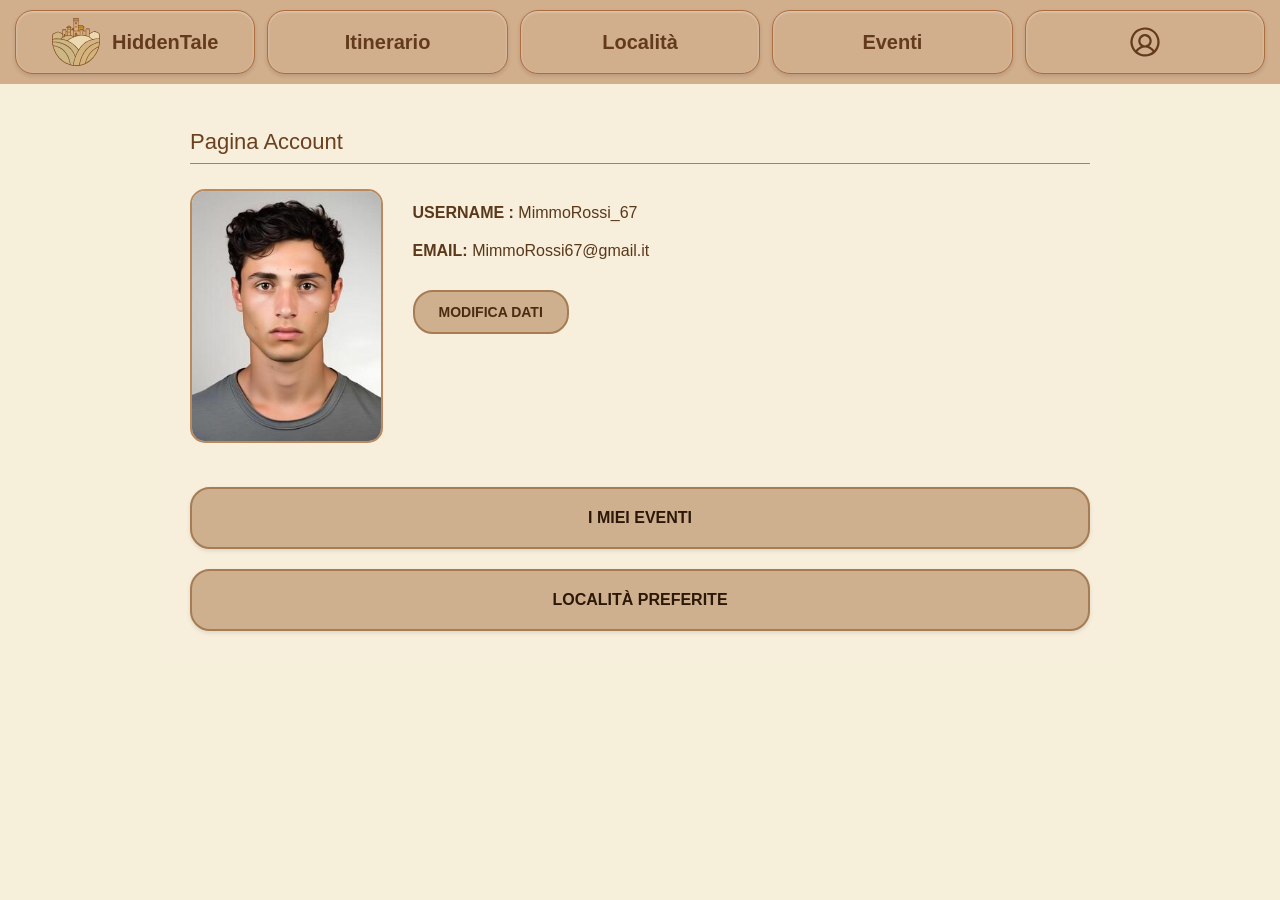
<file: FRONTEND/HTML/account.html>
<!DOCTYPE html>
<html lang="it">
<head>
  <meta charset="UTF-8">
  <meta name="viewport" content="width=device-width, initial-scale=1.0">
  <title>Pagina Account - HiddenTale</title>

  <!-- Collegamento ai CSS -->
  <link rel="stylesheet" href="../CSS/global.css">
  <link rel="stylesheet" href="../CSS/account.css">
</head>
<body>

<!-- Contenitore in cui verrà caricata la navbar -->
<div id="navbar-container"></div>

<!-- Richiamo dello script per caricare la navbar -->
<script src="../JAVASCRIPT/navbar.js"></script>

<!-- CONTENUTO PRINCIPALE DELLA PAGINA ACCOUNT -->
<main class="account-page">

  <!-- TITOLO -->
  <header class="account-header">
    <h1 id="account-titolo" class="page-title">Pagina Account</h1>
    <hr class="divider">
  </header>

  <!-- SEZIONE SUPERIORE: Immagine e Dati Profilo -->
  <section class="account-top-section">

    <!-- Immagine Profilo -->
    <div class="account-image-wrapper">
      <img id="account-img" src="IMAGES/Immagine_Profilo.png" alt="Foto profilo utente">
    </div>

    <!-- Dati Account -->
    <article class="account-dati-box">
      <div class="dato-item">
        <span class="dato-label">USERNAME :</span>
        <span id="account-username" class="dato-valore">MimmoRossi_67</span>
      </div>
      <div class="dato-item">
        <span class="dato-label">EMAIL:</span>
        <span id="account-email" class="dato-valore">MimmoRossi67@gmail.it</span>
      </div>

      <button class="btn-modifica" aria-label="Modifica dati account">MODIFICA DATI</button>
    </article>

  </section>

  <!-- SEZIONE INFERIORE: Menu Opzioni Rapide -->
  <section class="account-bottom-section">



    <button class="btn-opzione-larga" aria-label="Vai ai miei eventi">
      I MIEI EVENTI
    </button>

    <button class="btn-opzione-larga" aria-label="Vai alle località preferite" onclick="window.location.href='localitapreferite.html'">
      LOCALITÀ PREFERITE
    </button>

  </section>

</main>

</body>
</html>
</file>
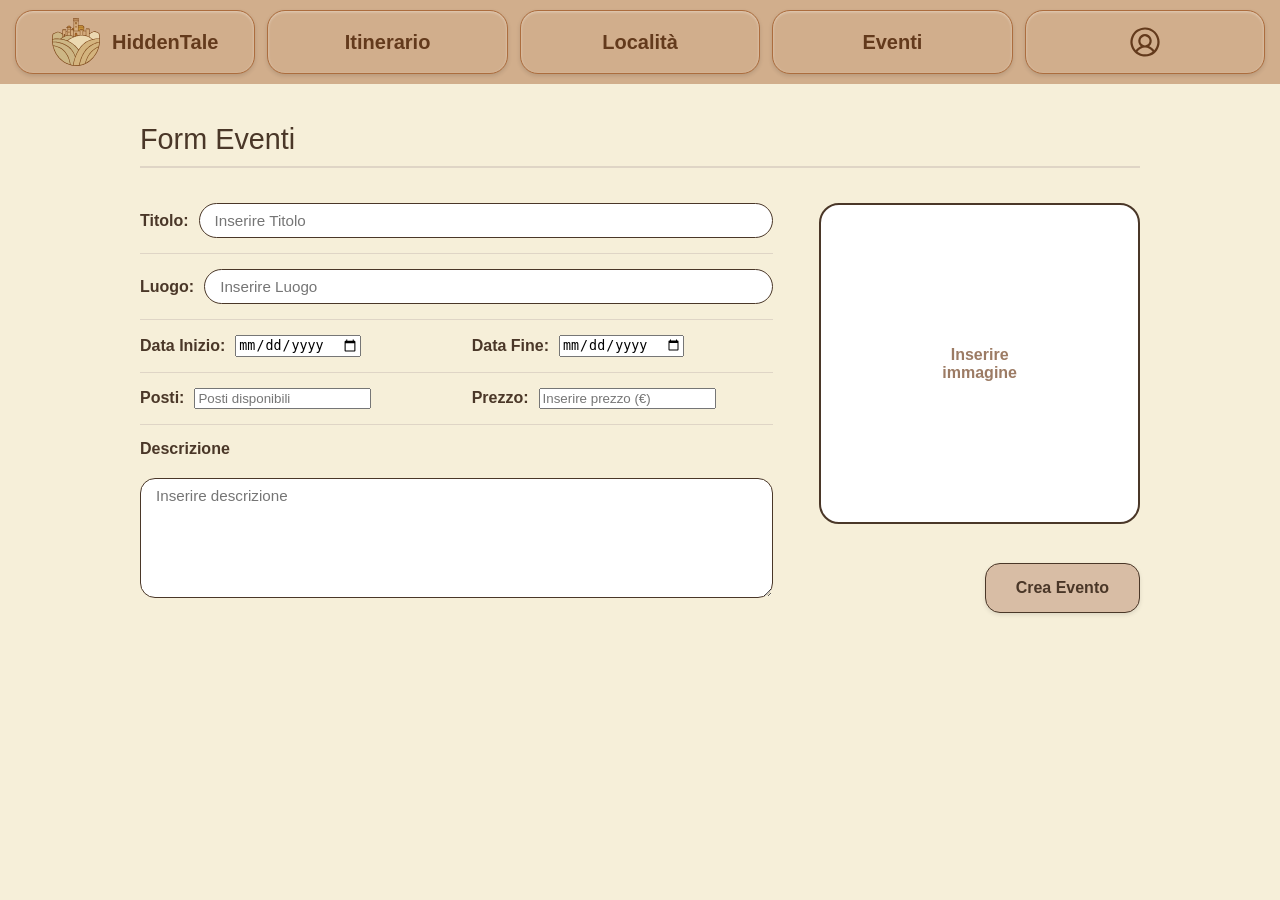
<file: FRONTEND/HTML/formevento.html>
<!DOCTYPE html>
<html lang="it">
<head>
    <meta charset="UTF-8">
    <meta name="viewport" content="width=device-width, initial-scale=1.0">
    <title>Crea Evento - HiddenTale</title>

    <!-- Collegamento ai CSS -->
    <link rel="stylesheet" href="../CSS/global.css">
    <link rel="stylesheet" href="../CSS/formevento.css">
</head>
<body>

<!-- Contenitore in cui verrà caricata la navbar -->
<div id="navbar-container"></div>

<!-- Richiamo dello script per caricare la navbar -->
<script src="../JAVASCRIPT/navbar.js"></script>

<!-- CONTENUTO PRINCIPALE -->
<main class="form-page">

    <h1 class="page-title">Form Eventi</h1>

    <!-- IL FORM VERO E PROPRIO -->
    <form action="#" method="POST" class="evento-form-container">

        <!-- COLONNA SINISTRA: Input Testuali -->
        <div class="form-left-col">

            <!-- Riga: Titolo -->
            <div class="form-row">
                <label for="titolo">Titolo:</label>
                <input type="text" id="titolo" placeholder="Inserire Titolo">
            </div>

            <!-- Riga: Luogo -->
            <div class="form-row">
                <label for="luogo">Luogo:</label>
                <input type="text" id="luogo" placeholder="Inserire Luogo">
            </div>

            <!-- Riga: Date (divisa in due) -->
            <div class="form-row split-row">
                <div class="form-field-half">
                    <label for="data-inizio">Data Inizio:</label>
                    <input type="date" id="data-inizio" required>
                </div>
                <div class="form-field-half">
                    <label for="data-fine">Data Fine:</label>
                    <input type="date" id="data-fine" required>
                </div>
            </div>

            <!-- Riga: Posti e Prezzo (divisa in due) -->
            <div class="form-row split-row">
                <div class="form-field-half">
                    <label for="posti">Posti:</label>
                    <input type="number" id="posti" placeholder="Posti disponibili" min="1">
                </div>
                <div class="form-field-half">
                    <label for="prezzo">Prezzo:</label>
                    <input type="number" id="prezzo" placeholder="Inserire prezzo (€)" step="0.50" min="0">
                </div>
            </div>

            <!-- Riga: Descrizione -->
            <div class="form-row column-row">
                <label for="descrizione" class="descrizione-label">Descrizione</label>
                <textarea id="descrizione" placeholder="Inserire descrizione" rows="6"></textarea>
            </div>

        </div>

        <!-- COLONNA DESTRA: Immagine e Bottone -->
        <div class="form-right-col">

            <!-- Box Caricamento Immagine -->
            <!-- Più avanti con JS potrete farlo cliccabile per caricare un file -->
            <div class="image-upload-box">
                <span>Inserire<br>immagine</span>
            </div>

            <!-- Bottone Submit -->
            <button type="submit" class="btn-crea">Crea Evento</button>

        </div>

    </form>

    <!-- Modale di Conferma -->
    <div id="modal-conferma" class="modal-overlay">
        <div class="modal-content">
            <h2>Evento Creato!</h2>
            <p>Il tuo evento è stato salvato con successo.</p>
            <button id="btn-conferma-modal" class="btn-crea">Torna agli eventi</button>
        </div>
    </div>

</main>

<!-- Importa prima il database statico -->
<script src="../JAVASCRIPT/dati_eventi.js"></script>

<!-- Poi importa lo script che gestisce il form -->
<script src="../JAVASCRIPT/formevento.js"></script>

</body>
</html>
</file>
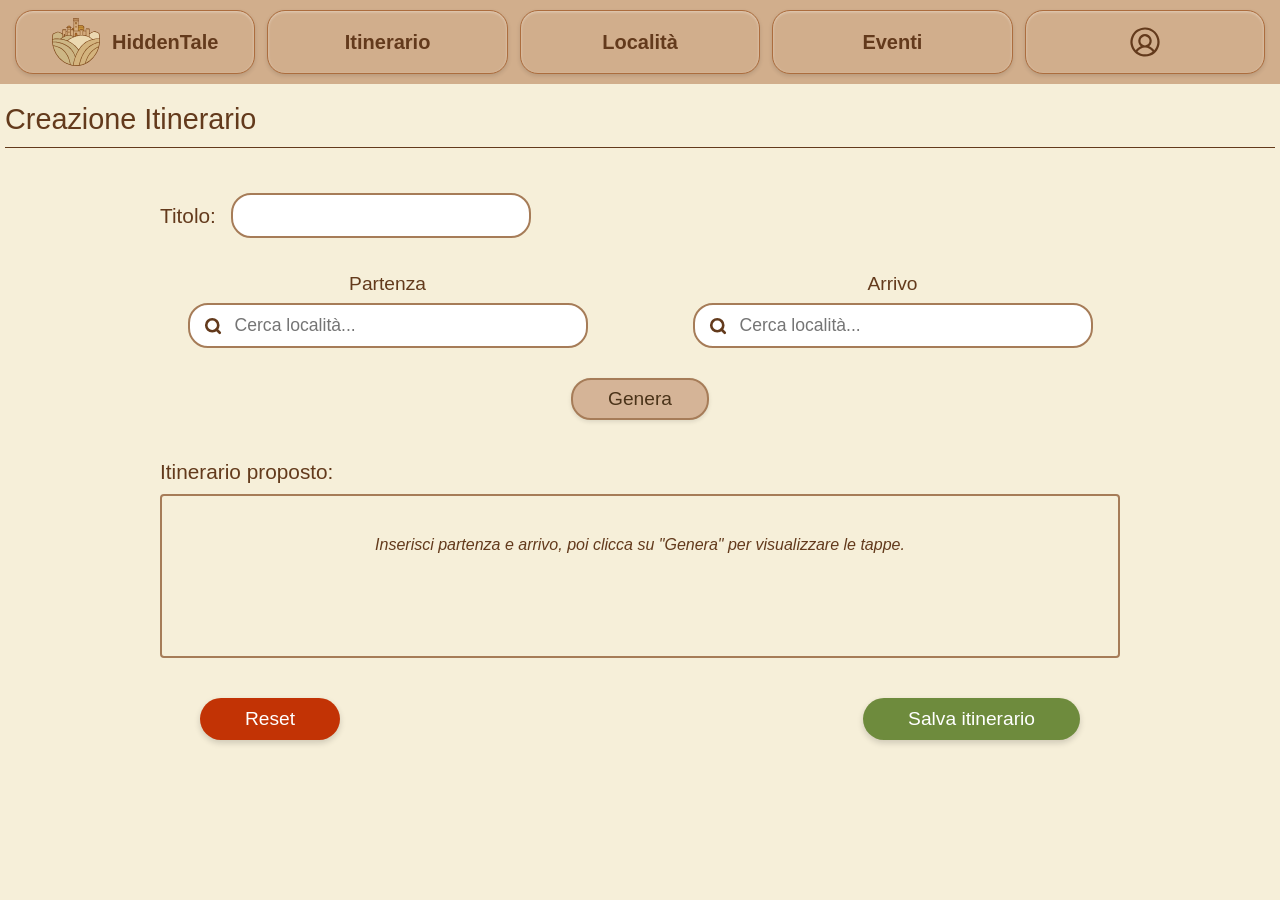
<file: FRONTEND/HTML/formitinerario.html>
<!DOCTYPE html>
<html lang="it">
<head>
    <meta charset="UTF-8">
    <meta name="viewport" content="width=device-width, initial-scale=1.0">
    <title>HiddenTale - Creazione Itinerario</title>
    <!-- Collegamenti ai file CSS -->
    <link rel="stylesheet" href="../CSS/global.css">
    <link rel="stylesheet" href="../CSS/formitinerario.css">
</head>
<body>

<!-- Contenitore in cui verrà caricata la navbar -->
<div id="navbar-container"></div>

<!-- Richiamo dello script per caricare la navbar -->
<script src="../JAVASCRIPT/navbar.js"></script>

<!-- Titolo principale fuori dal main per avere la linea a tutto schermo tramite global.css -->
<h1 class="main-title">Creazione Itinerario</h1>

<main class="creazione-page">
    <form id="form-creazione-itinerario">

        <!-- Campo Titolo dell'itinerario -->
        <div class="form-row title-row">
            <label for="itinerario-titolo">Titolo:</label>
            <input type="text" id="itinerario-titolo" class="custom-input input-titolo" required>
        </div>

        <!-- Campi di Ricerca: Partenza e Arrivo -->
        <div class="form-grid-inputs">
            <div class="input-group">
                <label>Partenza</label>
                <div class="search-input-wrapper">
                    <!-- Manteniamo la lente bloccata a 18x18 anche nell'attributo HTML per sicurezza -->
                    <svg class="search-icon" width="18" height="18" viewBox="0 0 24 24" fill="none" stroke="#633A1C" stroke-width="3.5" stroke-linecap="round" stroke-linejoin="round">
                        <circle cx="11" cy="11" r="8"></circle>
                        <line x1="21" y1="21" x2="16.65" y2="16.65"></line>
                    </svg>
                    <input type="text" id="itinerario-partenza" class="custom-input input-search" placeholder="Cerca località...">
                </div>
            </div>

            <div class="input-group">
                <label>Arrivo</label>
                <div class="search-input-wrapper">
                    <svg class="search-icon" width="18" height="18" viewBox="0 0 24 24" fill="none" stroke="#633A1C" stroke-width="3.5" stroke-linecap="round" stroke-linejoin="round">
                        <circle cx="11" cy="11" r="8"></circle>
                        <line x1="21" y1="21" x2="16.65" y2="16.65"></line>
                    </svg>
                    <input type="text" id="itinerario-arrivo" class="custom-input input-search" placeholder="Cerca località...">
                </div>
            </div>
        </div>

        <!-- Bottone Genera Centrale -->
        <div class="center-btn-container">
            <button type="button" class="btn-genera">Genera</button>
        </div>

        <!-- Box Itinerario Proposto (Popolato poi dal backend) -->
        <div class="proposto-container">
            <h2 class="section-subtitle">Itinerario proposto:</h2>
            <div id="itinerario-proposto-box" class="proposto-box">

                <!-- Riga Tappa Esempio per controllo visivo -->
                <div class="tappa-item">
                    <div class="tappa-chip">Nome Luogo</div>
                    <div class="tappa-chip">Orario</div>
                    <div class="tappa-chip">Distanza</div>

                    <div class="tappa-actions">
                        <!-- Bottone Matita Modifica -->
                        <button type="button" class="action-btn btn-matita" aria-label="Modifica tappa">
                            <svg viewBox="0 0 24 24" fill="none" stroke="#B59652" stroke-width="2.5" stroke-linecap="round" stroke-linejoin="round">
                                <path d="M12 20h9"></path>
                                <path d="M16.5 3.5a2.121 2.121 0 0 1 3 3L7 19l-4 1 1-4L16.5 3.5z"></path>
                            </svg>
                        </button>
                        <!-- Bottone X Elimina -->
                        <button type="button" class="action-btn btn-elimina-tappa" aria-label="Elimina tappa">
                            <svg viewBox="0 0 24 24" fill="none" stroke="#C23305" stroke-width="3" stroke-linecap="round" stroke-linejoin="round">
                                <line x1="18" y1="6" x2="6" y2="18"></line>
                                <line x1="6" y1="6" x2="18" y2="18"></line>
                            </svg>
                        </button>
                    </div>
                </div>

            </div>
        </div>

        <!-- Pulsanti di Azione Finali in Basso -->
        <div class="form-actions-bottom">
            <button type="reset" class="btn-final btn-reset" id="btn-reset">Reset</button>
            <button type="submit" class="btn-final btn-salva">Salva itinerario</button>
        </div>

    </form>
</main>

<!-- Collegamento al file JavaScript -->
<script src="../JAVASCRIPT/creazioneitinerario.js"></script>

<!-- Popup Salvataggio Riuscito -->
<div id="modal-successo" class="modal-overlay">
    <div class="modal-card">
        <h3>Ottimo lavoro!</h3>
        <p>L'itinerario è stato salvato correttamente.</p>
        <button type="button" id="btn-modal-ok" class="btn-final btn-salva">Vai agli itinerari</button>
    </div>
</div>
</body>
</html>
</file>
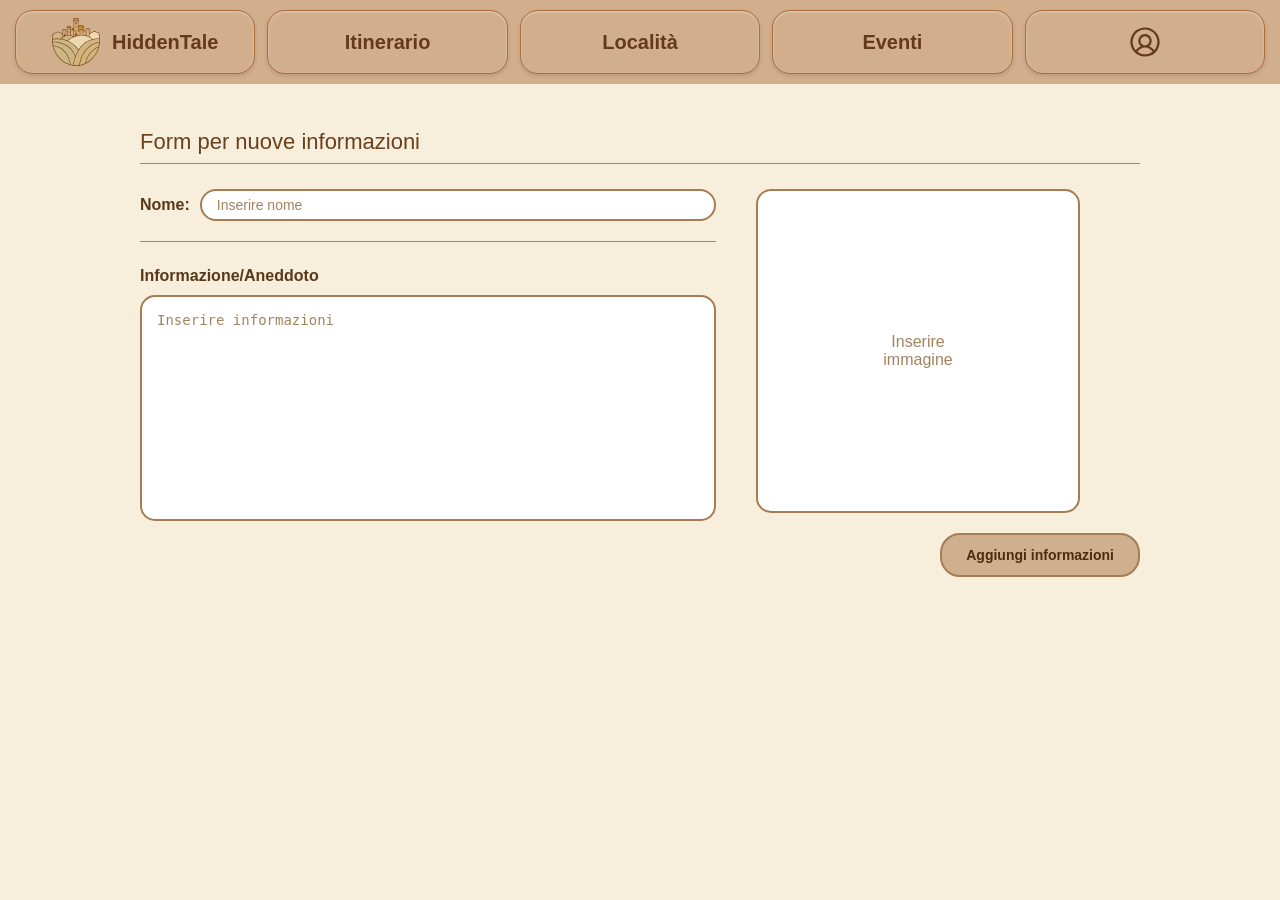
<file: FRONTEND/HTML/formlocalita.html>
<!DOCTYPE html>
<html lang="it">
<head>
    <meta charset="UTF-8">
    <meta name="viewport" content="width=device-width, initial-scale=1.0">
    <title>Form Informazioni - HiddenTale</title>

    <!-- Collegamento ai CSS -->
    <link rel="stylesheet" href="../CSS/global.css">
    <link rel="stylesheet" href="../CSS/formlocalita.css">
</head>
<body>

<!-- Contenitore in cui verrà caricata la navbar -->
<div id="navbar-container"></div>

<!-- Richiamo dello script per caricare la navbar -->
<script src="../JAVASCRIPT/navbar.js"></script>

<!-- CONTENUTO PRINCIPALE -->
<main class="form-page">

    <header class="page-header">
        <h1 class="page-title">Form per nuove informazioni</h1>
        <hr class="main-divider">
    </header>

    <!-- IL FORM -->
    <form action="#" method="POST" class="informazioni-form-container">

        <!-- COLONNA SINISTRA: Input Testuali -->
        <div class="form-left-col">

            <!-- Riga: Nome -->
            <div class="form-row">
                <label for="nome">Nome:</label>
                <input type="text" id="nome" placeholder="Inserire nome">
            </div>

            <hr class="input-divider">

            <!-- Riga: Informazione/Aneddoto -->
            <div class="form-row column-row">
                <label for="informazione" class="descrizione-label">Informazione/Aneddoto</label>
                <textarea id="informazione" placeholder="Inserire informazioni" rows="12"></textarea>
            </div>

        </div>

        <!-- COLONNA DESTRA: Immagine e Bottone -->
        <div class="form-right-col">

            <!-- Box Caricamento Immagine -->
            <div class="image-upload-box">
                <span>Inserire<br>immagine</span>
            </div>

            <!-- Bottone Submit -->
            <button type="submit" class="btn-aggiungi">Aggiungi informazioni</button>

        </div>

    </form>

    <div id="modal-conferma" class="modal-overlay">
        <div class="modal-content">
            <h2>Informazioni Salvate!</h2>
            <p>I dati della località sono stati salvati con successo.</p>
            <button id="btn-conferma-modal" class="btn-aggiungi">Torna alla località</button>
        </div>
    </div>

</main>

<script src="../JAVASCRIPT/formlocalita.js"></script>

</body>
</html>
</file>
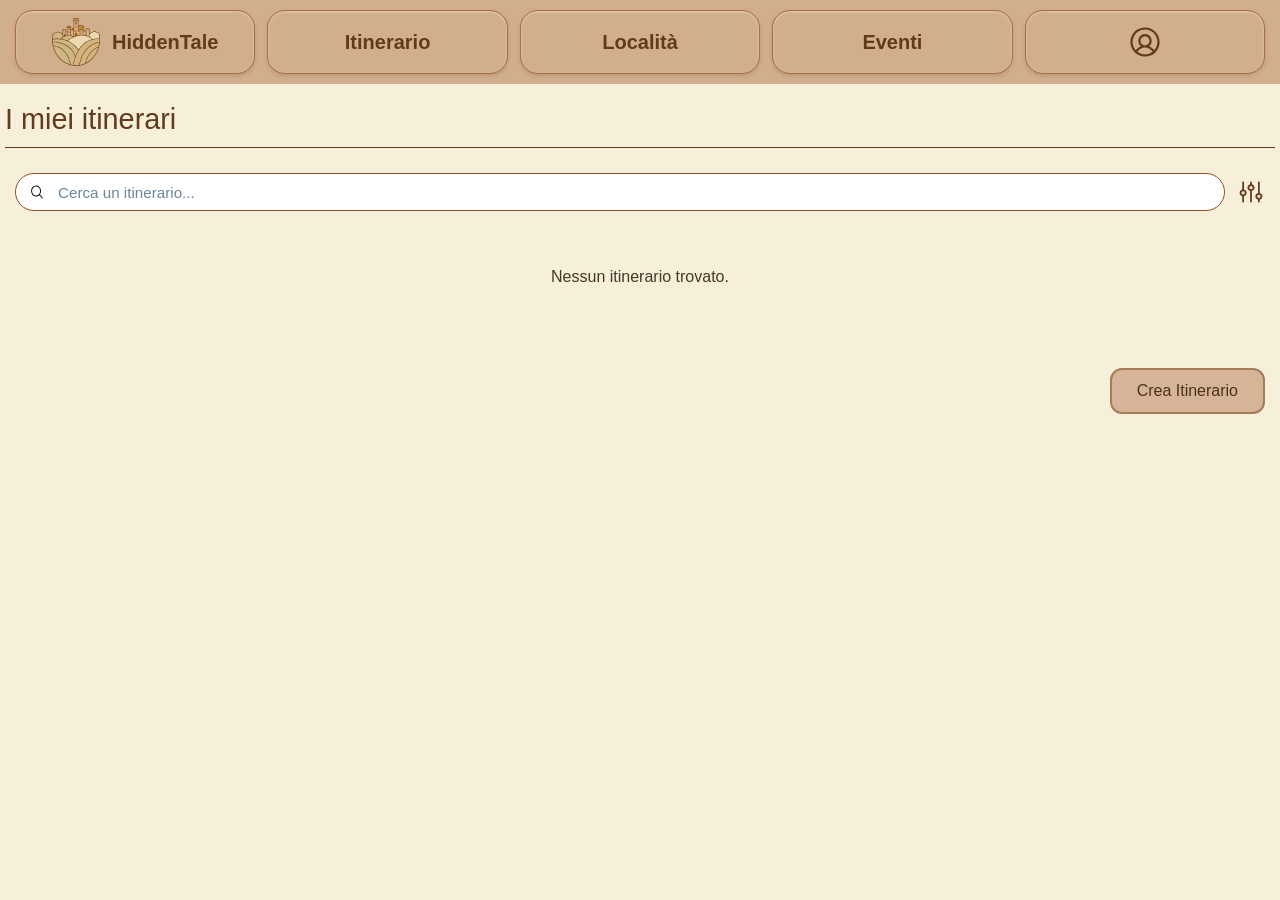
<file: FRONTEND/HTML/itinerari.html>
<!DOCTYPE html>
<html lang="it">
<head>
    <meta charset="UTF-8">
    <meta name="viewport" content="width=device-width, initial-scale=1.0">
    <title>HiddenTale - I miei itinerari</title>
    <link rel="stylesheet" href="../CSS/global.css">
    <link rel="stylesheet" href="../CSS/itinerari.css">
</head>
<body>
<!-- Contenitore in cui verrà caricata la navbar -->
<div id="navbar-container"></div>

<!-- Richiamo dello script per caricare la navbar -->
<script src="../JAVASCRIPT/navbar.js"></script>

    <!-- Qui puoi lasciare il tuo header/navbar attuale -->

    <main class="lista-page">
        <h1 class="main-title">I miei itinerari</h1>
        
        <section class="search-filter-section">
    <div class="search-wrapper">
        <!-- Sostituita l'emoji con il tag img per il file SVG della lente -->
        <img src="./IMAGES/lente.svg" alt="Cerca" class="search-icon" width="18" height="18">

        <input type="text" id="search-bar" placeholder="Cerca un itinerario...">
    </div>
    <div class="filter-container">
    <!-- Bottone Filtro con l'icona degli slider di Figma -->
    <button id="filter-btn" class="filter-button" aria-label="Filtra località">
        <img src="./IMAGES/iconafiltro.svg" alt="Filtri" width="28" height="28">
    </button>
    <div id="popover-filtro" class="filter-popover">
        <form id="form-filtri" class="filter-options">
            
           <p class="filter-title">Ordina per durata:</p>

        <label class="filter-item">
            <input type="radio" name="ordinamento" value="tutti" checked>
            <span>Tutti gli itinerari</span>
        </label>

        <label class="filter-item">
            <input type="radio" name="ordinamento" value="lunghi">
            <span>Dai più lunghi</span>
        </label>

        <label class="filter-item">
            <input type="radio" name="ordinamento" value="corti">
            <span>Dai più corti</span>
        </label>

        </form>
    </div>
    </div>
</section>

        <!-- Lista itinerari con il box configurato come bottone -->
        <div class="itinerari-list">
            <button class="itinerario-card" id="btn-open-popup">
                <span>Banzano-Caliano</span>
                <svg class="arrow-down-icon" viewBox="0 0 24 24" width="20" height="20">
                    <path d="M19 9l-7 7-7-7" fill="none" stroke="currentColor" stroke-width="2" stroke-linecap="round" stroke-linejoin="round"/>
                </svg>
            </button>
        </div>

        <!-- Bottone in basso a destra per creare l'itinerario -->
        <div class="bottom-actions">
            <a href="formitinerario.html" class="btn-crea" style="text-decoration: none; display: inline-block;">Crea Itinerario</a>
        </div>

        <!-- FINESTRA POPUP (Invisibile all'inizio) -->
        <!-- FINESTRA POPUP (Invisibile all'inizio) -->
<div id="itinerary-modal" class="modal">
    <div class="modal-content">
        <!-- Lasciamo la X per chiudere il popup -->
        <span class="close-btn">&times;</span>
        
        <!-- INIZIO NUOVO BLOCCO DATI -->
        <div class="popup-itinerary-detail">
            <!-- Titolo principale e info partenza/arrivo -->
            <h2 class="popup-route-title"></h2>
            
            <div class="popup-info-line"></div>
            <div class="popup-info-line"></div>
            
            <h3 class="popup-section-label"></h3>
            
            <!-- Box Tabella delle tappe -->
            <div class="itinerary-grid-box">
                <!-- Tappa 1 -->
                <div class="itinerary-grid-row">
                    <div class="pill-box stage-name"></div>
                    <div class="pill-box stage-time"></div>
                    <div class="pill-box stage-dist"></div>
                </div>
                
                <!-- Tappa 2 -->
                <div class="itinerary-grid-row">
                    <div class="pill-box stage-name"></div>
                    <div class="pill-box stage-time"></div>
                    <div class="pill-box stage-dist"></div>
                </div>
                
                <!-- Tappa 3 -->
                <div class="itinerary-grid-row">
                    <div class="pill-box stage-name"></div>
                    <div class="pill-box stage-time"></div>
                    <div class="pill-box stage-dist"></div>
                </div>
            </div>
            
            <!-- Area bottone di modifica inferiore -->
            <div class="popup-footer-actions">
                <button class="btn-modify-itinerary">Elimina</button>
            </div>
        </div>
        <!-- FINE NUOVO BLOCCO DATI -->

    </div>
</div>
    </main>

    <script src="../JAVASCRIPT/itinerari.js"></script>
     <script src="../JAVASCRIPT/filtri.js"></script>
</body>
</html>
</file>
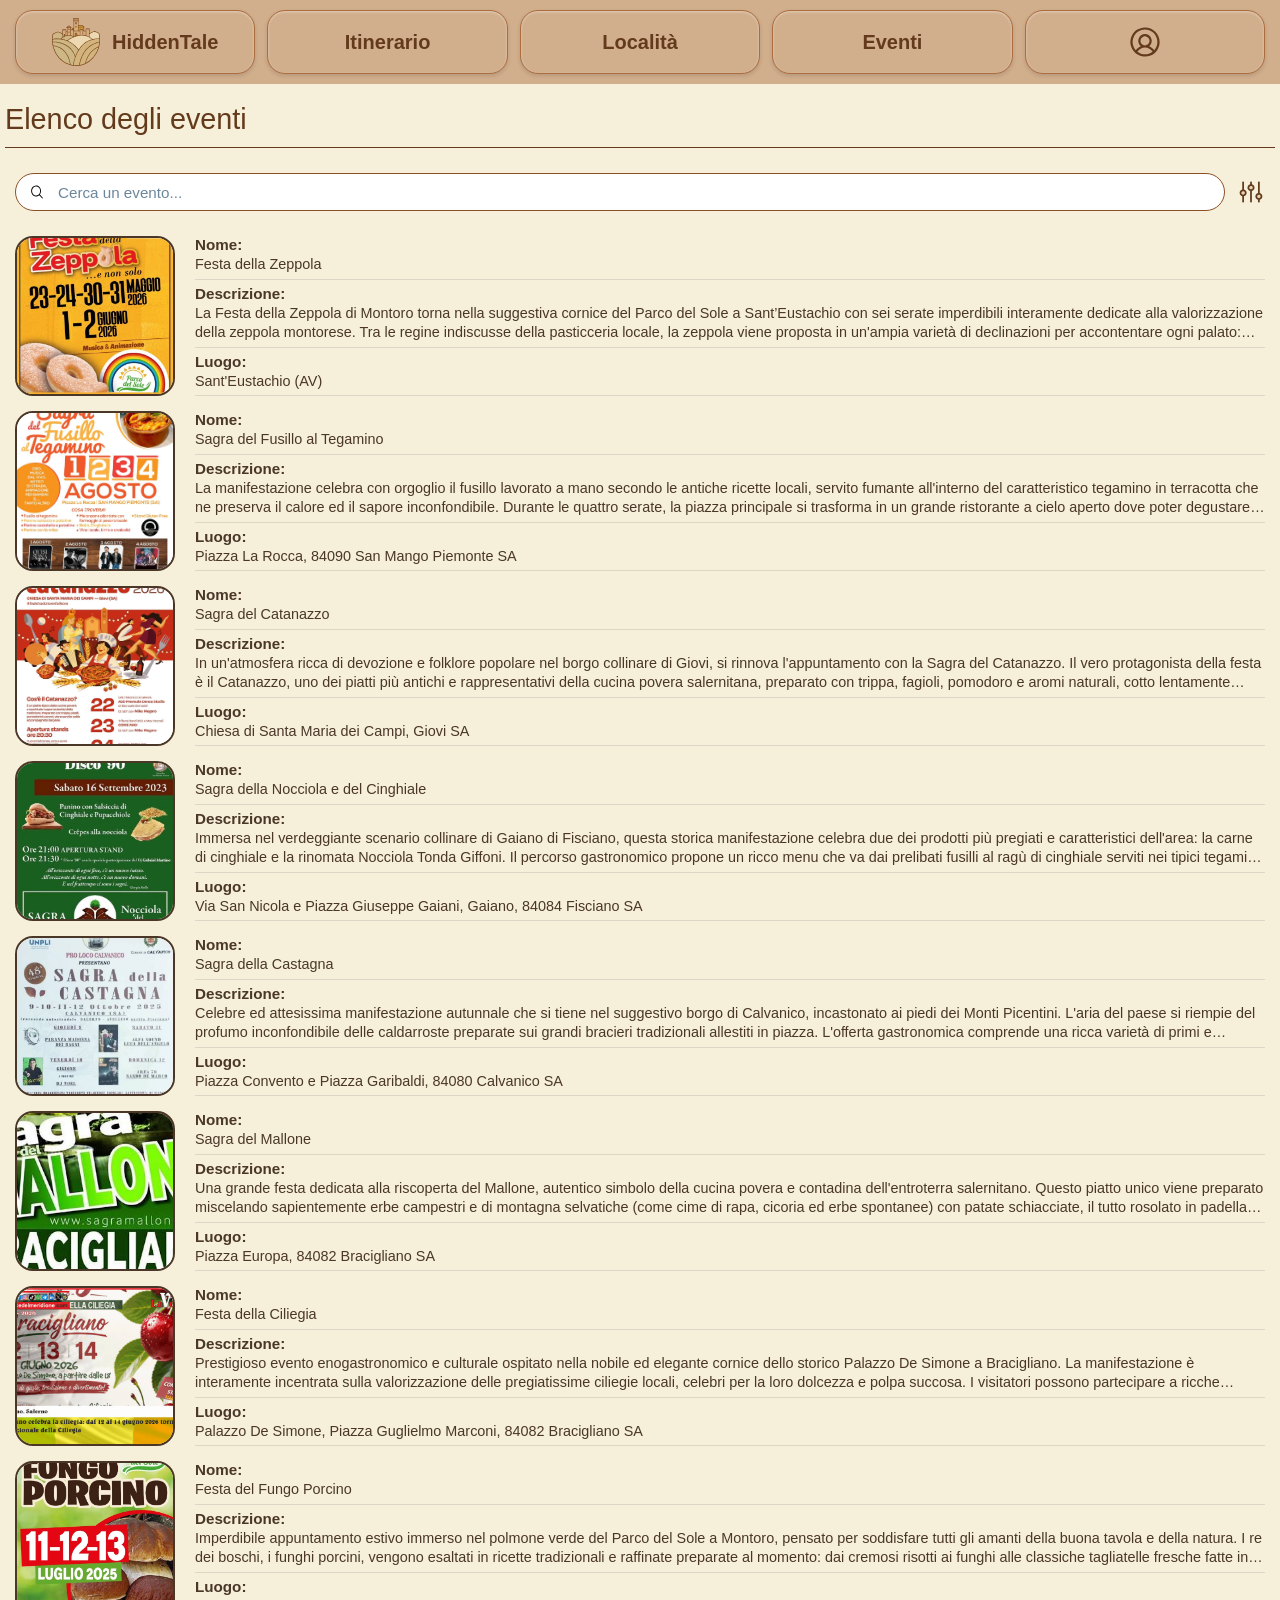
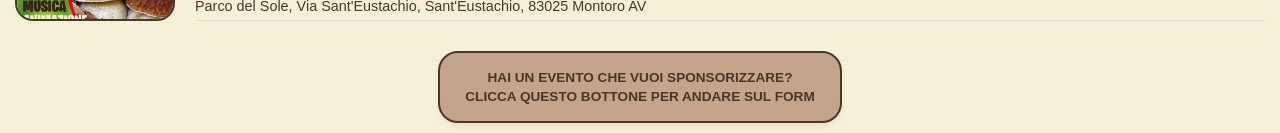
<file: FRONTEND/HTML/listaeventi.html>
<!DOCTYPE html>
<html lang="it">
<head>
    <meta charset="UTF-8">
    <meta name="viewport" content="width=device-width, initial-scale=1.0">
    <title>Elenco degli Eventi - HiddenTale</title>

    <!-- Collegamento ai CSS -->
    <link rel="stylesheet" href="../CSS/global.css">
    <link rel="stylesheet" href="../CSS/listaeventi.css">
</head>
<body>

<!-- Contenitore in cui verrà caricata la navbar -->
<div id="navbar-container"></div>

<!-- Richiamo dello script per caricare la navbar -->
<script src="../JAVASCRIPT/navbar.js"></script>

<!-- CONTENUTO PRINCIPALE -->


    <h1 class="main-title">Elenco degli eventi</h1>

    <!-- BARRA DI RICERCA + BOTTONE FILTRO E MENU -->
    <section class="search-filter-section">
        <div class="search-wrapper">
            <img src="./IMAGES/lente.svg" alt="Cerca" class="search-icon" width="18" height="18">
            <input type="text" id="search-bar" placeholder="Cerca un evento...">
        </div>

        <div class="filter-container">
            <!-- Bottone Filtro -->
            <button id="filter-btn" class="filter-button" aria-label="Filtra eventi">
                <img src="IMAGES/iconafiltro.svg" alt="Filtri" width="28" height="28">
            </button>

            <!-- IL MENU A TENDINA -->
            <div id="popover-filtro" class="filter-popover">
                <form id="form-filtri" class="filter-options">
                    <p class="filter-title">Ordina eventi:</p>

                    <label class="filter-item">
                        <input type="radio" name="evento-filtro" value="tutti" checked>
                        <span>Tutti gli eventi</span>
                    </label>

                    <label class="filter-item">
                        <input type="radio" name="evento-filtro" value="vicini">
                        <span>Più vicini (Distanza)</span>
                    </label>

                    <label class="filter-item">
                        <input type="radio" name="evento-filtro" value="lontani">
                        <span>Più lontani (Distanza)</span>
                    </label>
                </form>
            </div>
        </div>
    </section>

    <!-- LISTA SCORREVOLE DEGLI EVENTI (Svuotata per la generazione dinamica) -->
    <section id="lista-eventi" class="scrollable-list">
        <!-- Le card verranno inserite qui dinamicamente dal JS -->
    </section>

    <!-- BOTTONE INFO IN FONDO ALLA PAGINA -->
    <section class="footer-action-section">
        <a href="formevento.html" class="info-form-btn">
            HAI UN EVENTO CHE VUOI SPONSORIZZARE?<br>
            CLICCA QUESTO BOTTONE PER ANDARE SUL FORM
        </a>
    </section>


<!-- Inserimento database eventi -->
<script src="../JAVASCRIPT/dati_eventi.js"></script>

<!-- Script per generare dinamicamente la lista degli eventi -->
<script src="../JAVASCRIPT/listaeventi.js"></script>

<script src="../JAVASCRIPT/filtri.js"></script>

</body>
</html>
</file>
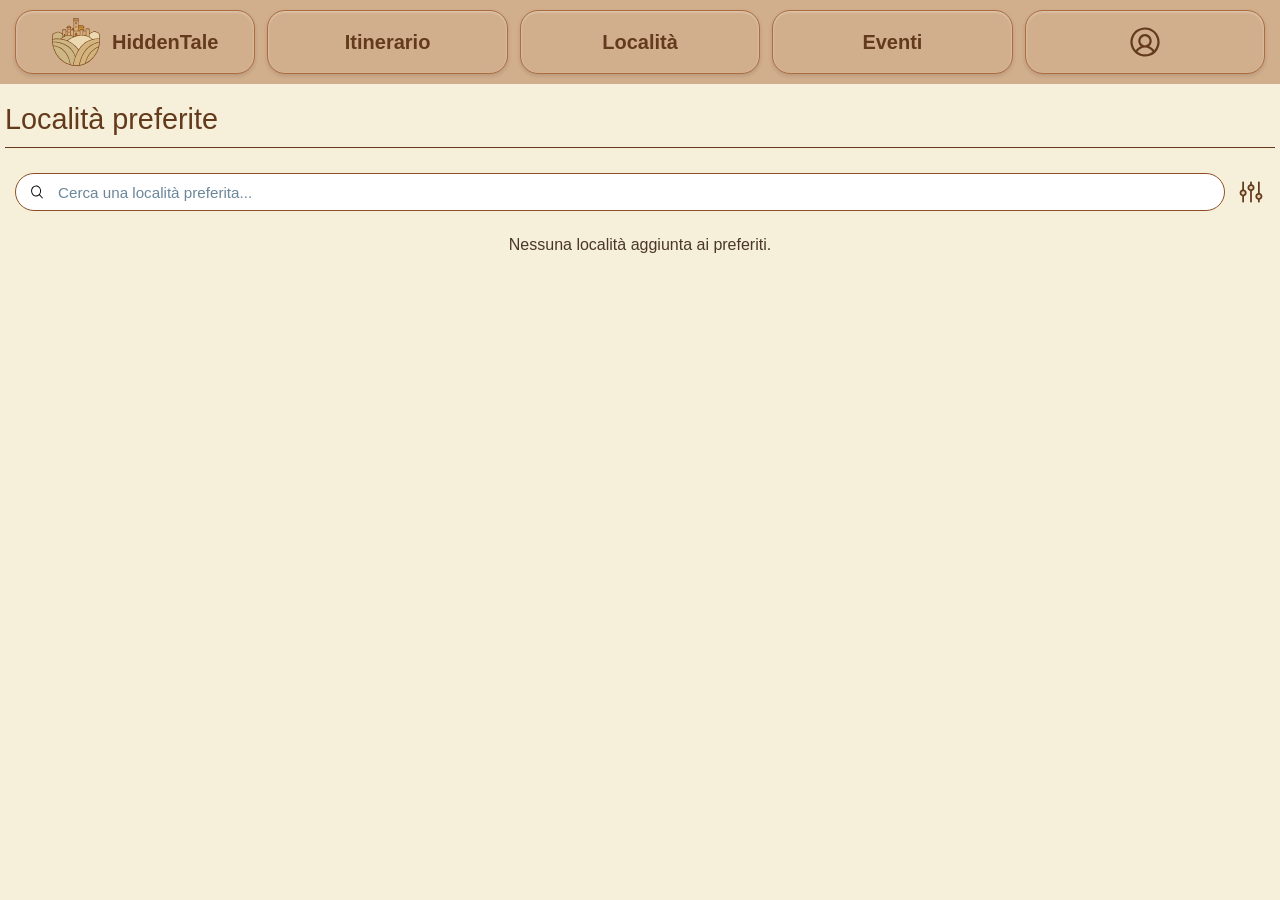
<file: FRONTEND/HTML/localitapreferite.html>
<!DOCTYPE html>
<html lang="it">
<head>
  <meta charset="UTF-8">
  <meta name="viewport" content="width=device-width, initial-scale=1.0">
  <title>Località Preferita - HiddenTale</title>

  <!-- Collegamento ai CSS -->
  <link rel="stylesheet" href="../CSS/global.css">
  <link rel="stylesheet" href="../CSS/localitapreferite.css">
</head>
<body>

<!-- Contenitore in cui verrà caricata la navbar -->
<div id="navbar-container"></div>

<!-- Richiamo dello script per caricare la navbar -->
<script src="../JAVASCRIPT/navbar.js"></script>

<!-- CONTENUTO PRINCIPALE -->
<main class="lista-page">

  <!-- TITOLO PAGINA -->
  <header class="page-header">
    <h1 class="main-title">Località preferite</h1>
  </header>

  <!-- BARRA DI RICERCA + BOTTONE FILTRO -->
  <section class="search-filter-section">
    <div class="search-wrapper">
      <!-- Sostituita l'emoji con il tag img per il file SVG della lente -->
      <img src="./IMAGES/lente.svg" alt="Cerca" class="search-icon" width="18" height="18">

      <input type="text" id="search-bar" placeholder="Cerca una località preferita...">
    </div>

    <button id="filter-btn" class="filter-button" aria-label="Filtra località">
      <img src="IMAGES/iconafiltro.svg" alt="Filtri" width="28" height="28">
    </button>
  </section>

  <!-- LISTA SCORREVOLE DELLE LOCALITÀ (Svuotata dalle card statiche) -->
  <section id="lista-localita" class="scrollable-list">
    <!-- Le card verranno inserite qui dinamicamente dal JS -->
  </section>

</main>

<!-- Inserimento database finto -->
<script src="../JAVASCRIPT/dati_localita.js"></script>

<!-- Script per generare dinamicamente solo le località salvate nei preferiti -->
<script>
  document.addEventListener("DOMContentLoaded", function() {
    const listaContainer = document.getElementById("lista-localita");
    if (!listaContainer) return;

    // Recupera l'array di nomi delle località salvate nei preferiti
    const preferiti = JSON.parse(sessionStorage.getItem("localitaPreferite")) || [];

    // Se non ci sono preferiti, mostra un messaggio
    if (preferiti.length === 0) {
      listaContainer.innerHTML = "<p style='text-align: center; margin-top: 20px; color: #4a3728;'>Nessuna località aggiunta ai preferiti.</p>";
      return;
    }

    // 1. Raccoglie le località dal database statico
    let arrayStatico = typeof databaseLocalita !== 'undefined' ? Object.entries(databaseLocalita).map(([id, dati]) => ({
      id: id,
      titolo: dati.titolo || dati.nome,
      descrizione: dati.descrizione || dati.informazione,
      provincia: dati.provincia || "Non specificata",
      immaginePrincipale: dati.immaginePrincipale || dati.immagine || '../IMAGES/placeholder.jpg'
    })) : [];

    // 2. Raccoglie le località salvate in sessione (create dall'utente)
    const localitaSessione = JSON.parse(sessionStorage.getItem('localitaUtente')) || [];
    const arraySessione = localitaSessione.map(loc => ({
      id: loc.id,
      titolo: loc.nome || loc.titolo || "Senza Titolo",
      descrizione: loc.informazione || loc.descrizione || "Nessuna descrizione",
      provincia: loc.provincia || "Non specificata",
      immaginePrincipale: loc.immagine || loc.immaginePrincipale || '../IMAGES/placeholder.jpg'
    }));

    // 3. Unisce le due liste
    const tutteLeLocalita = arrayStatico.concat(arraySessione);

    // 4. Filtra tenendo solo quelle il cui nome è presente nell'array dei preferiti
    const preferiteTrovate = tutteLeLocalita.filter(loc => preferiti.includes(loc.titolo));

    if (preferiteTrovate.length === 0) {
      listaContainer.innerHTML = "<p style='text-align: center; margin-top: 20px; color: #4a3728;'>Nessuna località aggiunta ai preferiti.</p>";
      return;
    }

    listaContainer.innerHTML = "";

    // 5. Crea le card per le località preferite trovate
    preferiteTrovate.forEach(dati => {
      const cardLink = document.createElement("a");
      cardLink.href = `localita.html?id=${dati.id}`;
      cardLink.className = "localita-card";

      cardLink.innerHTML = `
        <div class="card-image-wrapper">
          <img src="${dati.immaginePrincipale}" alt="Foto di ${dati.titolo}">
        </div>
        <div class="card-info-wrapper">
          <div class="info-group">
            <span class="info-label">Nome:</span>
            <p class="info-value">${dati.titolo}</p>
          </div>
          <div class="info-group">
            <span class="info-label">Descrizione:</span>
            <p class="info-value">${dati.descrizione}</p>
          </div>
          <div class="info-group">
            <span class="info-label">Provincia:</span>
            <p class="info-value">${dati.provincia}</p>
          </div>
        </div>
      `;

      listaContainer.appendChild(cardLink);
    });
  });
</script>

<script src="../JAVASCRIPT/filtri.js"></script>
</body>
</html>
</file>
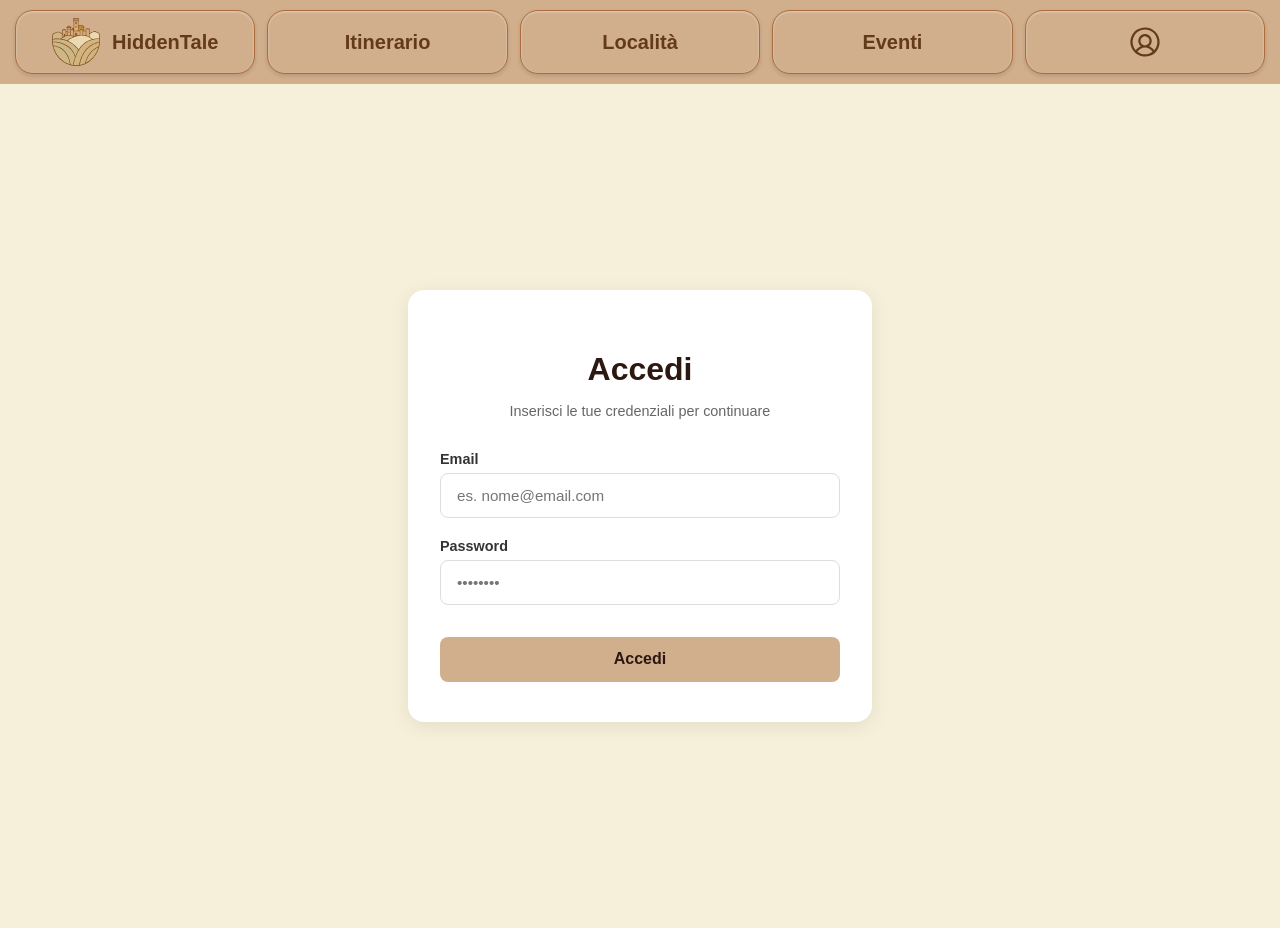
<file: FRONTEND/HTML/login.html>
<!DOCTYPE html>
<html lang="it">
<head>
    <meta charset="UTF-8">
    <meta name="viewport" content="width=device-width, initial-scale=1.0">
    <title>HiddenTale - Accedi</title>
    <!-- Stili globali e stili specifici per il login -->
    <link rel="stylesheet" href="../CSS/global.css">
    <link rel="stylesheet" href="../CSS/login.css">
</head>
<body>

    <!-- Container Navbar (caricata dinamicamente via JS) -->
    <div id="navbar-container"></div>

    <main class="login-wrapper">
        <div class="login-card">
            <h1 class="login-title">Accedi</h1>
            <p class="login-subtitle">Inserisci le tue credenziali per continuare</p>

            <form id="form-login" class="login-form">
                <!-- Campo Email -->
                <div class="input-group">
                    <label for="login-email">Email</label>
                    <input 
                        type="email" 
                        id="login-email" 
                        class="custom-input" 
                        placeholder="es. nome@email.com" 
                        required
                    >
                </div>

                <!-- Campo Password -->
                <div class="input-group">
                    <label for="login-password">Password</label>
                    <input 
                        type="password" 
                        id="login-password" 
                        class="custom-input" 
                        placeholder="••••••••" 
                        required
                    >
                </div>

                <!-- Pulsante Accedi -->
                <button type="submit" class="btn-accedi">Accedi</button>
            </form>
        </div>
    </main>

    <!-- Script per la Navbar e per la logica di Login -->
    <script src="../JAVASCRIPT/navbar.js"></script>
    <script src="../JAVASCRIPT/login.js"></script>
</body>
</html>
</file>
<file: FRONTEND/CSS/global.css>
body {
    margin: 0;
    font-family: 'Segoe UI', Tahoma, Geneva, Verdana, sans-serif;
    background-color: #F6EFD9;
}
.main-title {
    color: #633A1C;
    font-size: 1.8rem;
    font-weight: normal;
    margin-bottom: 25px;
    position: relative;
    padding-bottom: 12px;
    display: block;
    width: 100%;
}

.main-title::after {
    content: "";
    position: absolute;
    bottom: 0;
    left: 5px;   
    right: 5px;  
    height: 1px;
    background-color: #633A1C;
}

/* ==========================================
   POPOVER FILTRO (STILE TOOLTIP AGGIORNATO)
   ========================================== */

.filter-container {
    position: relative;
    display: inline-flex;
    align-items: center;
    flex-shrink: 0;
}

.filter-button {
    background: none;
    border: none;
    cursor: pointer;
    padding: 0;
    display: flex;
    align-items: center;
    justify-content: center;
    color: #4a3319;
    transition: transform 0.1s ease, color 0.2s;
}

.filter-icon {
    width: 24px;
    height: 24px;
}

.filter-popover {
    position: absolute;
    top: calc(100% + 12px);
    right: -4px;
    background-color: #FAF6EE;
    border: 3px solid #633A1C;
    border-radius: 12px;
    min-width: 220px;
    box-shadow: 0 6px 15px rgba(0, 0, 0, 0.15);
    display: none;
    z-index: 1000;
}

.filter-popover.show {
    display: block;
}

.filter-popover::before,
.filter-popover::after {
    content: "";
    position: absolute;
    bottom: 100%;
    right: 6px;
    width: 0;
    height: 0;
    border-style: solid;
}

.filter-popover::before {
    border-width: 0 10px 14px 10px;
    border-color: transparent transparent #633A1C transparent;
}

.filter-popover::after {
    border-width: 0 8px 11px 8px;
    border-color: transparent transparent #FAF6EE transparent;
    right: 8px;
}

.filter-options {
    display: flex;
    flex-direction: column;
    overflow: hidden;
    border-radius: 9px;
}

.filter-item {
    display: flex;
    align-items: center;
    padding: 10px 14px;
    cursor: pointer;
    border-bottom: 1.5px solid #633A1C;
    color: #633A1C;
    font-weight: 700;
    font-size: 1rem;
    user-select: none;
    transition: background-color 0.15s ease;
}

.filter-item:last-child {
    border-bottom: none;
}

.filter-item:hover {
    background-color: #F2E8D5;
}

.filter-item input[type="radio"] {
    appearance: none;
    -webkit-appearance: none;
    width: 20px;
    height: 20px;
    border: 2.5px solid #633A1C;
    border-radius: 50%;
    margin-right: 10px;
    outline: none;
    cursor: pointer;
    display: grid;
    place-content: center;
    flex-shrink: 0;
}

.filter-item input[type="radio"]::before {
    content: "";
    width: 10px;
    height: 10px;
    border-radius: 50%;
    background-color: #D2A87A;
    transform: scale(0);
    transition: transform 0.15s ease-in-out;
}

.filter-item input[type="radio"]:checked::before {
    transform: scale(1);
}
.navbar {
    display: flex;
    align-items: center;
    justify-content: space-between;
    background-color: #D1AE8C;
    padding: 10px 15px;
    gap: 12px;
}

.nav-item {
    display: flex;
    align-items: center;
    justify-content: center;
    background-color: #D1AE8C;
    border: 1.5px solid #AC6D3E;
    border-radius: 18px;
    padding: 0 18px;
    height: 64px;
    color: #633A1C;
    font-weight: 700;
    font-size: 20px;
    cursor: pointer;
    box-shadow: inset 0 1px 3px rgba(255,255,255,0.4), 0 2px 4px rgba(0,0,0,0.12);
    transition: all 0.2s ease;
    flex: 1;
    text-align: center;
    box-sizing: border-box;
}

.nav-item p {
    margin: 0;
    white-space: nowrap;
}

.nav-item.logo {
    gap: 12px;
    font-size: 20px;
    display: flex;
    align-items: center;
}

.nav-item.logo img {
    width: auto;
    height: 48px;
    object-fit: contain;
}

/* Icona account resa ben visibile */
.nav-item.account img {
    width: 36px;  /* Ingrandita a 36px */
    height: 36px; /* Ingrandita a 36px */
    object-fit: contain;
}

.nav-item:hover {
    background-color: #c29973;
    box-shadow: inset 0 1px 2px rgba(0,0,0,0.1), 0 1px 2px rgba(0,0,0,0.1);
    transform: translateY(0.5px);
}
</file>
<file: FRONTEND/CSS/account.css>
/* account.css */

.account-page {
    background-color: #f7eedb;
    padding: 30px;
    font-family: Arial, sans-serif;
    color: #4a2c11;
    max-width: 900px;
    margin: 0 auto;
}

.account-header {
    margin-bottom: 20px;
}

.page-title {
    font-size: 22px;
    font-weight: normal;
    color: #6b401e;
    margin-bottom: 5px;
}

.divider {
    border: none;
    border-top: 1px solid #a3825f;
    margin-bottom: 25px;
}

.account-top-section {
    display: flex;
    gap: 30px;
    align-items: flex-start;
    margin-bottom: 40px;
}

.account-image-wrapper img {
    max-width: 100%;      /* Permette all'immagine di ridimensionarsi se lo schermo è piccolo */
    max-height: 250px;     /* Imposta un'altezza massima per non occupare troppo spazio */
    width: auto;           /* Mantiene la larghezza proporzionata */
    height: auto;          /* Mantiene l'altezza proporzionata */
    object-fit: contain;   /* Assicura che l'intera foto sia visibile senza ritagli */
    border-radius: 15px;
    border: 2px solid #b88a5e;
}

.account-dati-box {
    display: flex;
    flex-direction: column;
    gap: 20px;
    margin-top: 15px;
}

.dato-item {
    font-size: 16px;
}

.dato-label {
    font-weight: bold;
    color: #5a381b;
}

.dato-valore {
    color: #5a381b;
}

.btn-modifica {
    background-color: #ceaf8e;
    border: 2px solid #a57c54;
    border-radius: 20px;
    padding: 12px 24px;
    font-weight: bold;
    color: #4a2c11;
    cursor: pointer;
    align-self: flex-start;
    margin-top: 10px;
    font-size: 14px;
}

.account-bottom-section {
    display: flex;
    flex-direction: column;
    gap: 20px;
}

.btn-opzione-larga {
    background-color: #ceaf8e;
    border: 2px solid #a57c54;
    border-radius: 20px;
    padding: 20px;
    width: 100%;
    text-align: center;
    font-weight: bold;
    color: #2b1808;
    font-size: 16px;
    cursor: pointer;
    box-shadow: 0px 2px 4px rgba(0, 0, 0, 0.1);
}

.btn-modifica:hover,
.btn-opzione-larga:hover {
    background-color: #c09d7a;
}

/* Responsività */
@media (max-width: 650px) {
    .account-top-section {
        flex-direction: column;
        align-items: center;
    }

    .account-dati-box {
        align-items: center;
        text-align: center;
    }

    .btn-modifica {
        align-self: center;
    }
}
</file>
<file: FRONTEND/CSS/formevento.css>
/* ==========================================
   LAYOUT GENERALE PAGINA FORM
   ========================================== */
.form-page {
    max-width: 1000px;
    margin: 0 auto;
    padding: 20px 40px;
    color: #4a3728; /* Marrone del progetto */
}

.page-title {
    font-size: 1.8rem;
    font-weight: normal;
    margin-bottom: 20px;
    border-bottom: 2px solid #dfd5c6;
    padding-bottom: 10px;
}

/* ==========================================
   CONTENITORE DEL FORM A DUE COLONNE
   ========================================== */
.evento-form-container {
    display: flex;
    gap: 50px; /* Spazio tra colonna sinistra e destra */
    align-items: stretch;
}

/* --- COLONNA SINISTRA --- */
.form-left-col {
    flex: 2; /* Prende più spazio rispetto a quella destra */
    display: flex;
    flex-direction: column;
}

.form-row {
    display: flex;
    align-items: center;
    border-bottom: 1.5px solid #dfd5c6; /* Linea divisoria tra i campi */
    padding: 15px 0;
    gap: 10px;
}

/* Modifica la struttura per le righe divise in due (es. Date o Posti/Prezzo) */
.form-row.split-row {
    justify-content: space-between;
    gap: 30px;
}

.form-field-half {
    display: flex;
    align-items: center;
    flex: 1;
    gap: 10px;
}

/* Modifica per la riga della descrizione (Testo sopra, input sotto) */
.form-row.column-row {
    flex-direction: column;
    align-items: flex-start;
    border-bottom: none; /* Rimuove la linea sotto la descrizione */
    padding-top: 15px;
}

/* Stile delle etichette (Label) */
label {
    font-weight: bold;
    font-size: 1rem;
    white-space: nowrap; /* Evita che il testo vada a capo */
}

.descrizione-label {
    margin-bottom: 10px;
}

/* Stile degli Input e della Textarea */
input[type="text"], textarea {
    border: 1.5px solid #4a3728;
    border-radius: 20px; /* Bordo super arrotondato come Figma */
    padding: 8px 15px;
    color: #4a3728;
    background-color: white;
    font-family: inherit;
    font-size: 0.95rem;
    outline: none;
    flex-grow: 1;
    width: 100%;
    box-sizing: border-box;
}

textarea {
    border-radius: 15px;
    resize: vertical; /* Permette all'utente di allungare la casella solo verso il basso */
}

/* --- COLONNA DESTRA --- */
.form-right-col {
    flex: 1; /* Prende meno spazio della sinistra */
    display: flex;
    flex-direction: column;
    justify-content: space-between;
    align-items: flex-end; /* Allinea il bottone a destra */
    padding-top: 15px; /* Allinea l'inizio del box con l'inizio degli input a sinistra */
}

/* Box per caricare l'immagine */
.image-upload-box {
    width: 100%;
    aspect-ratio: 1; /* Lo rende un quadrato perfetto */
    border: 2px solid #4a3728;
    border-radius: 20px;
    background-color: white;
    display: flex;
    align-items: center;
    justify-content: center;
    text-align: center;
    font-weight: bold;
    color: #9c7b64; /* Marrone un po' più chiaro per il testo segnaposto */
    cursor: pointer;
}

/* Bottone di invio */
.btn-crea {
    background-color: #d8bda5;
    color: #4a3728;
    border: 1.5px solid #4a3728;
    border-radius: 15px;
    padding: 15px 30px;
    font-weight: bold;
    font-size: 1rem;
    cursor: pointer;
    box-shadow: 0 2px 4px rgba(0,0,0,0.1);
    margin-top: 20px;
    transition: background-color 0.2s ease;
}

.btn-crea:hover {
    background-color: #c4a48c;
}

/* Stile del Modale (Popup) */
.modal-overlay {
    display: none; /* Nascosto di default */
    position: fixed;
    top: 0;
    left: 0;
    width: 100%;
    height: 100%;
    background-color: rgba(0, 0, 0, 0.5);
    justify-content: center;
    align-items: center;
    z-index: 1000;
}

.modal-content {
    background-color: #f5eedc; /* Colore di sfondo coerente col tema */
    padding: 30px;
    border-radius: 15px;
    border: 2px solid #b78a63;
    text-align: center;
    max-width: 400px;
    width: 90%;
    box-shadow: 0 4px 10px rgba(0, 0, 0, 0.2);
}

.modal-content h2 {
    color: #4a3728;
    margin-bottom: 15px;
}

.modal-content p {
    color: #4a3728;
    margin-bottom: 25px;
}
</file>
<file: FRONTEND/CSS/formitinerario.css>
.creazione-page {
    max-width: 1000px;
    margin: 0 auto;
    padding: 20px;
    box-sizing: border-box;
}

/* Riga del Titolo dell'itinerario */
.title-row {
    display: flex;
    align-items: center;
    gap: 15px;
    margin-bottom: 35px;
}

.title-row label {
    font-size: 1.3rem;
    color: #633A1C;
    white-space: nowrap;
}

/* Input personalizzati */
.custom-input {
    background-color: #FFFFFF;
    border: 2px solid #a67c58;
    border-radius: 20px;
    padding: 10px 15px;
    font-size: 1.1rem;
    color: #4a3319;
    outline: none;
    box-sizing: border-box;
}

.input-titolo {
    width: 300px;
}

/* Griglia per Partenza e Arrivo */
.form-grid-inputs {
    display: flex;
    justify-content: space-between;
    gap: 50px;
    margin-bottom: 30px;
}

.input-group {
    flex: 1;
    display: flex;
    flex-direction: column;
    align-items: center;
    gap: 8px;
}

.input-group label {
    font-size: 1.2rem;
    color: #633A1C;
}

/* Gestione dell'input con la lente interna */
.search-input-wrapper {
    position: relative;
    width: 100%;
    max-width: 400px;
    display: flex;
    align-items: center;
}

.search-input-wrapper .input-search {
    width: 100%;
    padding-left: 45px; /* Crea lo spazio a sinistra per evitare sovrapposizioni */
}

/* Blocca e ridimensiona la lente d'ingrandimento */
.search-input-wrapper .search-icon {
    position: absolute;
    left: 16px;
    width: 18px !important;
    height: 18px !important;
    pointer-events: none;
}

/* Bottone Genera al centro */
.center-btn-container {
    display: flex;
    justify-content: center;
    margin-bottom: 40px;
}

.btn-genera {
    background-color: #d5b497;
    border: 2px solid #a67c58;
    color: #4a3319;
    padding: 8px 35px;
    font-size: 1.2rem;
    border-radius: 20px;
    cursor: pointer;
    box-shadow: 0 2px 4px rgba(0,0,0,0.1);
    transition: background 0.2s ease;
}

.btn-genera:hover {
    background-color: #c9a485;
}

/* Area Itinerario Proposto */
.section-subtitle {
    font-size: 1.3rem;
    color: #633A1C;
    font-weight: normal;
    margin-bottom: 10px;
}

.proposto-box {
    border: 2px solid #a67c58;
    background-color: transparent;
    border-radius: 4px;
    padding: 20px;
    min-height: 120px;
    display: flex;
    flex-direction: column;
    gap: 15px;
    margin-bottom: 40px;
}

.tappa-item {
    display: flex;
    align-items: center;
    gap: 25px;
}

.tappa-chip {
    background-color: #d5b497;
    color: #4a3319;
    padding: 6px 25px;
    border-radius: 20px;
    border: 2px solid #a67c58;
    font-size: 1.1rem;
    min-width: 120px;
    text-align: center;
}

/* Input di Modifica In-Line all'interno delle tappe */
.tappa-edit-input {
    background-color: #FFFFFF;
    color: #4a3319;
    padding: 6px 15px;
    border-radius: 20px;
    border: 2px solid #6E8B3D; /* Bordo verde per evidenziare la modalità modifica */
    font-size: 1.05rem;
    min-width: 120px;
    text-align: center;
    outline: none;
    box-sizing: border-box;
}

.tappa-edit-input:focus {
    box-shadow: 0 0 5px rgba(110, 139, 61, 0.4);
}

.tappa-actions {
    display: flex;
    align-items: center;
    gap: 12px;
}

.action-btn {
    width: 32px;
    height: 32px;
    border-radius: 50%;
    border: none;
    display: flex;
    align-items: center;
    justify-content: center;
    cursor: pointer;
    transition: transform 0.1s ease;
}

.action-btn svg {
    width: 18px;
    height: 18px;
}

.action-btn:hover {
    transform: scale(1.05);
}

/* Bottone Matita */
.btn-matita {
    background-color: #F9F5EB;
    border: 2px solid #B59652;
}

.btn-matita svg {
    stroke: #B59652 !important;
}

/* Bottone Conferma Modifica (Verde) */
.btn-conferma-edit {
    background-color: #EAF2E8;
    border: 2px solid #6E8B3D;
}

/* Bottone Annulla Modifica / Elimina Tappa (Rosso) */
.btn-annulla-edit,
.btn-elimina-tappa {
    background-color: #FADBD8;
    border: 2px solid #C23305;
}

/* Pulsanti in fondo alla pagina */
.form-actions-bottom {
    display: flex;
    justify-content: space-between;
    align-items: center;
    margin-top: 20px;
    padding: 0 40px;
}

.btn-final {
    padding: 10px 45px;
    font-size: 1.2rem;
    color: #FFFFFF;
    border: none;
    border-radius: 25px;
    cursor: pointer;
    box-shadow: 0 3px 6px rgba(0,0,0,0.16);
    transition: opacity 0.2s ease;
}

.btn-final:hover {
    opacity: 0.9;
}

/* Reset ha colore C23305 */
.btn-reset {
    background-color: #C23305;
}

/* Salva ha colore 6E8B3D */
.btn-salva {
    background-color: #6E8B3D;
}

/* Stile Modal Successo */
.modal-overlay {
    position: fixed;
    top: 0;
    left: 0;
    width: 100%;
    height: 100%;
    background-color: rgba(0, 0, 0, 0.5);
    display: flex;
    align-items: center;
    justify-content: center;
    opacity: 0;
    pointer-events: none;
    transition: opacity 0.3s ease;
    z-index: 1000;
}

.modal-overlay.show {
    opacity: 1;
    pointer-events: auto;
}

.modal-card {
    background-color: #FAF6EE;
    padding: 30px;
    border-radius: 12px;
    text-align: center;
    max-width: 380px;
    width: 90%;
    box-shadow: 0 10px 25px rgba(0, 0, 0, 0.2);
    transform: translateY(-20px);
    transition: transform 0.3s ease;
}

.modal-overlay.show .modal-card {
    transform: translateY(0);
}

.modal-card h3 {
    margin-bottom: 10px;
    color: #633A1C;
}

.modal-card p {
    margin-bottom: 20px;
    color: #555;
}

/* Contenitore del menù a tendina */
.autocomplete-list {
    position: absolute;
    top: 100%;
    left: 0;
    right: 0;
    z-index: 100;
    background-color: #ffffff;
    border: 2px solid #8d5026;
    border-top: none;
    border-radius: 0 0 12px 12px;
    max-height: 180px;
    overflow-y: auto;
    box-shadow: 0 4px 10px rgba(0, 0, 0, 0.15);
    margin-top: 2px;
}

/* Singola voce della lista */
.autocomplete-item {
    padding: 10px 14px;
    cursor: pointer;
    color: #5c3011;
    font-size: 0.95rem;
    transition: background-color 0.2s ease;
}

.autocomplete-item:hover {
    background-color: #f7eedd;
    color: #8d5026;
    font-weight: 600;
}

.autocomplete-item strong {
    color: #8d5026;
    text-decoration: underline;
}

.main-title {
    color: #633A1C;
    font-size: 1.8rem;
    font-weight: normal;
    margin-bottom: 25px;
    margin-left: 5px;
    position: relative;
    padding-bottom: 12px;
    display: block;
    width: calc(100% - 5px);
    box-sizing: border-box;
}

.main-title::after {
    content: "";
    position: absolute;
    bottom: 0;
    left: 0;
    right: 5px;
    height: 1px;
    background-color: #633A1C;
}
</file>
<file: FRONTEND/CSS/formlocalita.css>
/* forminformazioni.css */

.form-page {
    background-color: #f7eedb;
    padding: 30px;
    font-family: 'Segoe UI', Tahoma, Geneva, Verdana, sans-serif;
    color: #4a2c11;
    max-width: 1000px;
    margin: 0 auto;
}

.page-header {
    margin-bottom: 15px;
}

.page-title {
    font-size: 22px;
    font-weight: normal;
    color: #6b401e;
    margin-bottom: 5px;
}

.main-divider {
    border: none;
    border-top: 1px solid #a3825f;
    margin-bottom: 25px;
}

.informazioni-form-container {
    display: flex;
    gap: 40px;
    justify-content: space-between;
}

.form-left-col {
    flex: 1.5;
    display: flex;
    flex-direction: column;
}

.form-right-col {
    flex: 1;
    display: flex;
    flex-direction: column;
    justify-content: space-between;
    align-items: flex-end;
}

/* Riga nome */
.form-row {
    display: flex;
    align-items: center;
    gap: 10px;
    margin-bottom: 10px;
}

.form-row label {
    font-weight: bold;
    color: #5a381b;
    font-size: 16px;
    white-space: nowrap;
}

.form-row input[type="text"] {
    flex: 1;
    padding: 6px 15px;
    border: 2px solid #a57c54;
    border-radius: 20px;
    background-color: #ffffff;
    color: #4a2c11;
    font-size: 14px;
    outline: none;
}

.form-row input[type="text"]::placeholder {
    color: #a3825f;
}

/* Divisore sotto il nome */
.input-divider {
    border: none;
    border-top: 1px solid #a3825f;
    margin: 10px 0 25px 0;
    width: 100%;
}

/* Riga Textarea */
.column-row {
    display: flex;
    flex-direction: column;
    align-items: flex-start;
    gap: 10px;
    margin-bottom: 0;
}

.descrizione-label {
    font-weight: bold;
    color: #5a381b;
    font-size: 16px;
}

.column-row textarea {
    width: 100%;
    padding: 15px;
    border: 2px solid #a57c54;
    border-radius: 15px;
    background-color: #ffffff;
    color: #4a2c11;
    font-size: 14px;
    resize: none;
    outline: none;
    box-sizing: border-box;
}

.column-row textarea::placeholder {
    color: #a3825f;
}

/* Box Immagine */
.image-upload-box {
    width: 100%;
    aspect-ratio: 1 / 1;
    max-width: 320px;
    border: 2px solid #a57c54;
    border-radius: 15px;
    background-color: #ffffff;
    display: flex;
    align-items: center;
    justify-content: center;
    text-align: center;
    color: #a3825f;
    font-size: 16px;
    cursor: pointer;
    margin-bottom: 20px;
    align-self: flex-start;
}

/* Bottone Aggiungi */
.btn-aggiungi {
    background-color: #ceaf8e;
    border: 2px solid #a57c54;
    border-radius: 20px;
    padding: 12px 24px;
    font-weight: bold;
    color: #4a2c11;
    cursor: pointer;
    font-size: 14px;
    align-self: flex-end;
}

.btn-aggiungi:hover {
    background-color: #c09d7a;
}

/* Responsività */
@media (max-width: 768px) {
    .informazioni-form-container {
        flex-direction: column;
    }

    .form-right-col {
        align-items: center;
        gap: 20px;
    }

    .image-upload-box {
        align-self: center;
    }

    .btn-aggiungi {
        align-self: stretch;
    }
}

/* Stile del Modale (Popup) */
.modal-overlay {
    display: none;
    position: fixed;
    top: 0;
    left: 0;
    width: 100%;
    height: 100%;
    background-color: rgba(0, 0, 0, 0.5);
    justify-content: center;
    align-items: center;
    z-index: 1000;
}

.modal-content {
    background-color: #f5eedc;
    padding: 30px;
    border-radius: 15px;
    border: 2px solid #b78a63;
    text-align: center;
    max-width: 400px;
    width: 90%;
    box-shadow: 0 4px 10px rgba(0, 0, 0, 0.2);
}

.modal-content h2 {
    color: #4a3728;
    margin-bottom: 15px;
}

.modal-content p {
    color: #4a3728;
    margin-bottom: 25px;
}
</file>
<file: FRONTEND/CSS/itinerari.css>
/* ==========================================
   BARRA DI RICERCA E FILTRI (ALLINEATA)
   ========================================== */
.search-filter-section {
    display: flex;
    align-items: center;
    gap: 12px;
    width: calc(100% - 30px);          /* Stessa larghezza calcolata per le card */
    margin-left: 15px;                 /* Stesso margine sinistro delle card */
    margin-right: 15px;                /* Stesso margine destro delle card */
    margin-top: 15px;
    margin-bottom: 25px;
    box-sizing: border-box;
}

.search-wrapper {
    position: relative;
    flex-grow: 1;
    display: flex;
    align-items: center;
}

#search-bar {
    width: 100%;                       /* Occupa il 100% del wrapper */
    height: 38px;
    padding-left: 42px;
    padding-right: 12px;
    background-color: #FFFFFF;
    border: 1.5px solid #8d5026;
    border-radius: 20px;
    font-size: 0.95rem;
    color: #633A1C;
    outline: none;
    box-shadow: none;
    box-sizing: border-box;
    transition: border-color 0.2s ease;
}

#search-bar::placeholder {
    color: #6B879B;
    font-weight: 400;
}

.search-icon {
    position: absolute;
    left: 14px;
    width: 16px !important;
    height: 16px !important;
    pointer-events: none;
    stroke: #502A14;
    stroke-width: 3.5;
    fill: none;
}

/* --- AUTOCOMPLETAMENTO BARRA DI RICERCA --- */
.autocomplete-list {
    position: absolute;
    top: calc(100% + 4px);
    left: 0;
    right: 0;
    z-index: 1000;
    background-color: #ffffff;
    border: 1.5px solid #8d5026;
    border-radius: 12px;
    max-height: 200px;
    overflow-y: auto;
    box-shadow: 0 4px 12px rgba(0, 0, 0, 0.15);
    padding: 4px 0;
}

.autocomplete-item {
    padding: 10px 16px;
    cursor: pointer;
    color: #5c3011;
    font-size: 0.95rem;
    text-align: left;
    transition: background-color 0.2s ease, color 0.2s ease;
}

.autocomplete-item:hover {
    background-color: #f7eedd;
    color: #8d5026;
    font-weight: 600;
}

.autocomplete-item strong {
    color: #8d5026;
    text-decoration: underline;
}

.filter-button {
    background: none;
    border: none;
    cursor: pointer;
    padding: 0;
    display: flex;
    align-items: center;
    justify-content: center;
    flex-shrink: 0;                   /* L'icona del filtro non si schiaccia mai */
    color: #4a3319;
    transition: transform 0.1s ease, color 0.2s;
}

.filter-icon {
    width: 24px;
    height: 24px;
}

.main-title {
    color: #633A1C;
    font-size: 1.8rem;
    font-weight: normal;
    margin-bottom: 25px;
    margin-left: 5px;       /* Aggiunto il margine a sinistra */
    position: relative;
    padding-bottom: 12px;
    display: block;
    width: calc(100% - 5px); /* Regola la larghezza per evitare overflow con il margine */
    box-sizing: border-box;
}

.main-title::after {
    content: "";
    position: absolute;
    bottom: 0;
    left: 0;                /* Allinea la linea sotto direttamente al margine del testo */
    right: 5px;
    height: 1px;
    background-color: #633A1C;
}

/* ==========================================
   LISTA ITINERARI E CARD
   ========================================== */
.itinerari-list {
    margin-top: 25px;
    display: flex;
    flex-direction: column;
    gap: 15px;
}

.itinerario-card {
    display: flex;
    justify-content: space-between;
    align-items: center;
    width: 98%;                   /* Riduce leggermente la larghezza per creare lo spazio ai lati */
    margin-left: auto;            /* Centra e crea margine automatico a sinistra */
    margin-right: auto;           /* Centra e crea margine automatico a destra */
    padding: 14px 25px;
    background-color: #d5b497;
    border: 2px solid #a67c58;
    border-radius: 30px;
    font-size: 1.1rem;
    color: #4a3319;
    cursor: pointer;
    text-align: left;
    box-sizing: border-box;       /* Evita problemi di calcolo delle dimensioni */
    transition: background-color 0.2s, transform 0.1s;
}

.itinerario-card:hover {
    background-color: #c9a485;
}

.itinerario-card:active {
    transform: scale(0.99);
}

.arrow-down-icon {
    color: #4a3319;
}

/* ==========================================
   BOTTONE CREA ITINERARIO
   ========================================== */
.bottom-actions {
    display: flex;
    justify-content: flex-end;
    margin-top: 50px;
    margin-right: 15px;
}

.btn-crea {
    padding: 12px 25px;
    background-color: #d5b497;
    border: 2px solid #a67c58;
    border-radius: 12px;
    font-size: 1.0rem;
    color: #4a3319;
    cursor: pointer;
    font-weight: 500;
    transition: background-color 0.2s;
}

.btn-crea:hover {
    background-color: #c9a485;
}

/* ==========================================
   STRUTTURA DEL POPUP (MODAL)
   ========================================== */
.modal {
    display: none;
    position: fixed;
    z-index: 9999;
    left: 0;
    top: 0;
    width: 100%;
    height: 100%;
    background-color: rgba(0, 0, 0, 0.4);
    justify-content: center;
    align-items: center;
}

.modal.show {
    display: flex;
}

.modal-content {
    background-color: #f9f3eb;
    padding: 30px;
    border: 2px solid #a67c58;
    border-radius: 20px;
    width: 90%;
    max-width: 500px;
    position: relative;
    box-shadow: 0 4px 15px rgba(0, 0, 0, 0.2);
}

.close-btn {
    position: absolute;
    right: 20px;
    top: 15px;
    font-size: 28px;
    font-weight: bold;
    color: #a67c58;
    cursor: pointer;
}

.close-btn:hover {
    color: #4a3319;
}

.modal-body {
    margin-top: 15px;
    color: #4a3319;
    line-height: 1.6;
}

/* ==========================================
   CONTENUTO INTERNO NUOVO POPUP
   ========================================== */
.popup-itinerary-detail {
    color: #4a3319;
}

.popup-route-title {
    font-size: 1.4rem;
    font-weight: normal;
    color: #633A1C;
    margin-bottom: 15px;
    border-bottom: 1px solid #a67c58;
    padding-bottom: 4px;
    width: fit-content;
}

.popup-info-line {
    font-size: 1.1rem;
    margin-bottom: 10px;
    border-bottom: 1px solid #a67c58;
    padding-bottom: 4px;
    width: fit-content;
}

.popup-section-label {
    font-size: 1.1rem;
    font-weight: normal;
    margin-top: 20px;
    margin-bottom: 10px;
}

/* Box scorrevole per le tappe */
.itinerary-grid-box {
    border: 2px solid #a67c58;
    padding: 20px 15px;
    background-color: transparent;
    display: flex;
    flex-direction: column;
    gap: 22px;
    max-height: 240px;
    overflow-y: auto;
    padding-right: 15px;
    box-sizing: border-box;
}

.itinerary-grid-row {
    display: grid;
    grid-template-columns: 1.6fr 1fr 1fr;
    gap: 15px;
    align-items: center;
}

.pill-box {
    background-color: #d5b497;
    border: 2px solid #a67c58;
    color: #4a3319;
    padding: 6px 12px;
    border-radius: 20px;
    text-align: center;
    font-size: 0.9rem;
    font-weight: 500;
}

.stage-name {
    position: relative;
}

.itinerary-grid-row:not(:last-child) .stage-name::after {
    content: "↓";
    position: absolute;
    bottom: -23px;
    left: 50%;
    transform: translateX(-50%);
    color: #4a3319;
    font-weight: bold;
    font-size: 1rem;
}

/* Stile Scrollbar */
.itinerary-grid-box::-webkit-scrollbar {
    width: 6px;
}

.itinerary-grid-box::-webkit-scrollbar-track {
    background: transparent;
}

.itinerary-grid-box::-webkit-scrollbar-thumb {
    background-color: #a67c58;
    border-radius: 10px;
}

.popup-footer-actions {
    display: flex;
    justify-content: flex-end;
    margin-top: 20px;
}

.btn-modify-itinerary {
    padding: 10px 20px;
    background-color: #C23305;
    border: none;
    border-radius: 20px;
    font-size: 0.95rem;
    color: #FFFFFF;
    cursor: pointer;
    font-weight: 500;
    transition: opacity 0.2s ease, transform 0.1s;
    box-shadow: 0 2px 4px rgba(0,0,0,0.1);
}

.btn-modify-itinerary:hover {
    opacity: 0.9;
}

.btn-modify-itinerary:active {
    transform: scale(0.98);
}
</file>
<file: FRONTEND/CSS/listaeventi.css>
/* ==========================================
   LAYOUT GENERALE DELLA PAGINA
   ========================================== */

/* Titolo principale (grande, a sinistra, linea accorciata) */
.main-title {
    color: #633A1C;
    font-size: 1.8rem;
    font-weight: normal;
    margin-bottom: 25px;
    margin-left: 5px;
    position: relative;
    padding-bottom: 12px;
    display: block;
    width: calc(100% - 5px);
    box-sizing: border-box;
}

.main-title::after {
    content: "";
    position: absolute;
    bottom: 0;
    left: 0;
    right: 5px;
    height: 1px;
    background-color: #633A1C;
}

/* ==========================================
   BARRA DI RICERCA + FILTRO
   ========================================== */
.search-filter-section {
    display: flex;
    align-items: center;
    gap: 12px;
    width: calc(100% - 30px);
    margin-left: 15px;
    margin-right: 15px;
    margin-top: 15px;
    margin-bottom: 25px;
    box-sizing: border-box;
}

.search-wrapper {
    position: relative;
    flex-grow: 1;
    display: flex;
    align-items: center;
}

#search-bar {
    width: 100%;
    height: 38px;
    padding-left: 42px;
    padding-right: 12px;
    background-color: #FFFFFF;
    border: 1.5px solid #8d5026;
    border-radius: 20px;
    font-size: 0.95rem;
    color: #633A1C;
    outline: none;
    box-shadow: none;
    box-sizing: border-box;
    transition: border-color 0.2s ease;
}

#search-bar::placeholder {
    color: #6B879B;
    font-weight: 400;
}

.search-icon {
    position: absolute;
    left: 14px;
    width: 16px !important;
    height: 16px !important;
    pointer-events: none;
    stroke: #502A14;
    stroke-width: 3.5;
    fill: none;
}

/* --- AUTOCOMPLETAMENTO BARRA DI RICERCA --- */
.autocomplete-list {
    position: absolute;
    top: calc(100% + 4px);
    left: 0;
    right: 0;
    z-index: 1000;
    background-color: #ffffff;
    border: 1.5px solid #8d5026;
    border-radius: 12px;
    max-height: 200px;
    overflow-y: auto;
    box-shadow: 0 4px 12px rgba(0, 0, 0, 0.15);
    padding: 4px 0;
}

.autocomplete-item {
    padding: 10px 16px;
    cursor: pointer;
    color: #5c3011;
    font-size: 0.95rem;
    text-align: left;
    transition: background-color 0.2s ease, color 0.2s ease;
}

.autocomplete-item:hover {
    background-color: #f7eedd;
    color: #8d5026;
    font-weight: 600;
}

.autocomplete-item strong {
    color: #8d5026;
    text-decoration: underline;
}

.filter-button {
    background: none;
    border: none;
    cursor: pointer;
    padding: 0;
    display: flex;
    align-items: center;
    justify-content: center;
    flex-shrink: 0;
    color: #4a3319;
    transition: transform 0.1s ease, color 0.2s;
}

.filter-icon {
    width: 24px;
    height: 24px;
}

/* ==========================================
   STRUTTURA DELLA CARD (ELEMENTO LISTA)
   ========================================== */
.evento-card {
    display: flex;
    gap: 20px;
    text-decoration: none;
    color: #4a3728;
    width: calc(100% - 30px);
    margin: 15px auto;
    box-sizing: border-box;
    position: relative;
    z-index: 1;
    transition: transform 0.2s ease, z-index 0s;
}

.evento-card:hover {
    transform: translateY(-2px);
    z-index: 10;
}

/* Immagine a sinistra */
.card-image-wrapper {
    flex-shrink: 0;
    position: relative;
    z-index: 2;
}

.card-image-wrapper img {
    width: 160px;
    height: 160px;
    object-fit: cover;
    border-radius: 18px;
    border: 2px solid #4a3728;
    box-sizing: border-box;
    display: block;
}

/* Blocco info a destra */
.card-info-wrapper {
    flex-grow: 1;
    display: flex;
    flex-direction: column;
    justify-content: space-between;
}

.info-group {
    border-bottom: 1.5px solid #dfd5c6;
    padding-bottom: 5px;
}

.info-label {
    font-weight: bold;
    font-size: 0.95rem;
    display: block;
    margin-bottom: 2px;
}

.info-value {
    margin: 0;
    font-size: 0.9rem;
    line-height: 1.3;
    display: -webkit-box;
    -webkit-line-clamp: 2;
    -webkit-box-orient: vertical;
    overflow: hidden;
}

/* ==========================================
   BOTTONE IN FONDO (INFO FORM)
   ========================================== */
.footer-action-section {
    margin-top: 30px;
    display: flex;
    justify-content: center;
    padding-bottom: 10px;
}

.info-form-btn {
    display: inline-block;
    background-color: #c4a48c;
    color: #4a3728;
    text-align: center;
    padding: 15px 25px;
    border: 2px solid #4a3728;
    border-radius: 20px;
    text-decoration: none;
    font-size: 0.85rem;
    font-weight: bold;
    line-height: 1.4;
    box-shadow: 0 4px 6px rgba(0, 0, 0, 0.05);
    transition: background-color 0.2s ease;
}

.info-form-btn:hover {
    background-color: #b3937b;
}

/* ==========================================
   MENU A TENDINA (FILTRO)
   ========================================== */
.filter-wrapper {
    position: relative;
}

.filter-menu {
    display: none;
    flex-direction: column;
    position: absolute;
    top: 50px;
    right: -10px;
    background-color: #f9f3eb;
    border: 2px solid #4a3728;
    width: 210px;
    box-shadow: 0 4px 8px rgba(0,0,0,0.15);
    z-index: 100;
}

.filter-menu.show {
    display: flex;
}

.filter-triangle {
    position: absolute;
    top: -14px;
    right: 15px;
    width: 0;
    height: 0;
    border-left: 10px solid transparent;
    border-right: 10px solid transparent;
    border-bottom: 12px solid #4a3728;
}

.filter-triangle::after {
    content: '';
    position: absolute;
    top: 3px;
    left: -8px;
    width: 0;
    height: 0;
    border-left: 8px solid transparent;
    border-right: 8px solid transparent;
    border-bottom: 10px solid #f9f3eb;
}

.filter-option {
    display: flex;
    align-items: center;
    padding: 10px 15px;
    border-bottom: 1.5px solid #4a3728;
    color: #4a3728;
    font-weight: bold;
    font-size: 0.95rem;
    cursor: pointer;
    gap: 10px;
    transition: background-color 0.2s ease;
}

.filter-option:last-child {
    border-bottom: none;
}

.filter-option:hover {
    background-color: #e8dac9;
}

.filter-option input[type="radio"] {
    display: none;
}

.custom-radio {
    width: 16px;
    height: 16px;
    border: 2px solid #4a3728;
    border-radius: 50%;
    background-color: #d8bda5;
    display: inline-block;
    position: relative;
}

.filter-option input[type="radio"]:checked + .custom-radio::after {
    content: '';
    position: absolute;
    top: 50%;
    left: 50%;
    transform: translate(-50%, -50%);
    width: 8px;
    height: 8px;
    background-color: #4a3728;
    border-radius: 50%;
}
</file>
<file: FRONTEND/CSS/localitapreferite.css>
/* ==========================================
   LAYOUT GENERALE DELLA PAGINA
   ========================================== */


.main-title {
    color: #633A1C;
    font-size: 1.8rem;
    font-weight: normal;
    margin-bottom: 25px;
    margin-left: 5px;       /* Aggiunto il margine a sinistra (puoi aumentarlo a 10px o 15px se serve) */
    position: relative;
    padding-bottom: 12px;
    display: block;
    width: calc(100% - 5px); /* Regola la larghezza per evitare overflow con il margine */
    box-sizing: border-box;
}

.main-title::after {
    content: "";
    position: absolute;
    bottom: 0;
    left: 0;                /* Allinea la linea sotto direttamente al margine del testo */
    right: 5px;
    height: 1px;
    background-color: #633A1C;
}

/* ==========================================
   BARRA DI RICERCA + FILTRO
   ========================================== */
.search-filter-section {
    display: flex;
    align-items: center;
    gap: 12px;
    width: calc(100% - 30px);          /* Stessa larghezza calcolata per le card */
    margin-left: 15px;                 /* Stesso margine sinistro delle card */
    margin-right: 15px;                /* Stesso margine destro delle card */
    margin-top: 15px;
    margin-bottom: 25px;
    box-sizing: border-box;
}

.search-wrapper {
    position: relative;
    flex-grow: 1;
    display: flex;
    align-items: center;
}

#search-bar {
    width: 100%;                       /* Occupa il 100% del wrapper */
    height: 38px;
    padding-left: 42px;
    padding-right: 12px;
    background-color: #FFFFFF;
    border: 1.5px solid #8d5026;
    border-radius: 20px;
    font-size: 0.95rem;
    color: #633A1C;
    outline: none;
    box-shadow: none;
    box-sizing: border-box;
    transition: border-color 0.2s ease;
}

#search-bar::placeholder {
    color: #6B879B;
    font-weight: 400;
}

.search-icon {
    position: absolute;
    left: 14px;
    width: 16px !important;
    height: 16px !important;
    pointer-events: none;
    stroke: #502A14;
    stroke-width: 3.5;
    fill: none;
}

.filter-button {
    background: none;
    border: none;
    cursor: pointer;
    padding: 0;
    display: flex;
    align-items: center;
    justify-content: center;
    flex-shrink: 0;                   /* L'icona del filtro non si schiaccia mai */
    color: #4a3319;
    transition: transform 0.1s ease, color 0.2s;
}

.filter-icon {
    width: 24px;
    height: 24px;
}

/* ==========================================
   STRUTTURA DELLA CARD (ELEMENTO LISTA)
   ========================================== */
.localita-card {
    display: flex;
    gap: 20px;
    text-decoration: none;     /* Rimuove la sottolineatura blu classica dei link */
    color: #4a3728;            /* Mantiene il testo marrone */
    width: calc(100% - 30px); /* Sottrae i 30px totali dei margini laterali */
    margin-left: 15px;        /* Margine fisso a sinistra */
    margin-right: 15px;       /* Margine fisso a destra */
    margin-bottom: 20px;      /* SPAZIO SOTTO: distanzia le card tra loro */
    margin-top: 5px;          /* SPAZIO SOPRA: evita che il bordo in hover venga tagliato */
    box-sizing: border-box;

    /* Gestione livello e posizionamento per evitare taglimenti */
    position: relative;
    z-index: 1;
    transition: transform 0.2s ease, z-index 0s;
}

/* Rimuove il margine sotto solo per l'ultima card della lista (opzionale) */
.localita-card:last-child {
    margin-bottom: 5px;
}

/* Durante l'hover, la card passa sopra a tutto in primo piano */
.localita-card:hover {
    transform: translateY(-2px); /* Un leggero effetto al passaggio del mouse */
    z-index: 10;                 /* La porta in primo piano assoluto rispetto agli altri elementi */
}

/* Immagine a sinistra */
.card-image-wrapper {
    flex-shrink: 0;              /* Evita che l'immagine si schiacci */
    position: relative;
}

.card-image-wrapper img {
    width: 160px;
    height: 160px;
    object-fit: cover;
    border-radius: 18px;         /* Angoli arrotondati dell'immagine */
    border: 2px solid #4a3728;   /* Bordo marrone attorno alla foto */
    box-sizing: border-box;      /* Mantiene il bordo all'INTERNO dei 160px */
    display: block;              /* Rimuove spazi bianchi inline */
}

/* Blocco info a destra */
.card-info-wrapper {
    flex-grow: 1;
    display: flex;
    flex-direction: column;
    justify-content: space-between; /* Distribuisce equamente Nome, Descrizione ed Eventi */
}

.info-group {
    border-bottom: 1.5px solid #dfd5c6; /* La linea sottile marrone sotto ogni dato */
    padding-bottom: 5px;
}

.info-label {
    font-weight: bold;
    font-size: 0.95rem;
    display: block;
    margin-bottom: 2px;
}

.info-value {
    margin: 0;
    font-size: 0.9rem;
    line-height: 1.3;
    /* Trucco CSS per tagliare il testo con i tre puntini se la descrizione è troppo lunga */
    display: -webkit-box;
    -webkit-line-clamp: 2;
    -webkit-box-orient: vertical;
    overflow: hidden;
}

/* ==========================================
   BOTTONE IN FONDO (INFO FORM)
   ========================================== */
.footer-action-section {
    margin-top: 30px;
    display: flex;
    justify-content: center;
    padding-bottom: 10px;
}

.info-form-btn {
    display: inline-block;
    background-color: #c4a48c; /* Il colore beige scuro/terracotta del bottone in fondo */
    color: #4a3728;
    text-align: center;
    padding: 15px 25px;
    border: 2px solid #4a3728;
    border-radius: 20px; /* Bottone molto arrotondato */
    text-decoration: none;
    font-size: 0.85rem;
    font-weight: bold;
    line-height: 1.4;
    box-shadow: 0 4px 6px rgba(0, 0, 0, 0.05);
    transition: background-color 0.2s ease;
}

.info-form-btn:hover {
    background-color: #b3937b; /* Si scurisce leggermente al passaggio del mouse */
}
</file>
<file: FRONTEND/CSS/login.css>
/* Layout principale centrato nella pagina */
.login-wrapper {
    display: flex;
    justify-content: center;
    align-items: center;
    min-height: calc(100vh - 120px);
    padding: 2rem 1rem;
}

/* Card del Form */
.login-card {
    background-color: #ffffff;
    border-radius: 16px;
    padding: 2.5rem 2rem;
    width: 100%;
    max-width: 400px;
    box-shadow: 0 4px 20px rgba(0, 0, 0, 0.08);
    text-align: center;
}

.login-title {
    font-size: 2rem;
    color: #2c1810;
    margin-bottom: 0.25rem;
    font-weight: 700;
}

.login-subtitle {
    font-size: 0.9rem;
    color: #666;
    margin-bottom: 2rem;
}

/* Struttura del Form */
.login-form {
    display: flex;
    flex-direction: column;
    gap: 1.25rem;
    text-align: left;
}

.input-group {
    display: flex;
    flex-direction: column;
    gap: 0.4rem;
}

.input-group label {
    font-weight: 600;
    font-size: 0.9rem;
    color: #333;
}

.custom-input {
    width: 100%;
    padding: 0.8rem 1rem;
    border: 1px solid #ddd;
    border-radius: 8px;
    font-size: 0.95rem;
    outline: none;
    transition: border-color 0.2s ease, box-shadow 0.2s ease;
    box-sizing: border-box;
}

.custom-input:focus {
    border-color: #d1ae8c;
    box-shadow: 0 0 0 3px rgba(209, 174, 140, 0.25);
}

/* Pulsante Accedi (Colore della Navbar: #D1AE8C) */
.btn-accedi {
    width: 100%;
    margin-top: 0.75rem;
    padding: 0.85rem;
    background-color: #d1ae8c;
    color: #2c1810;
    border: none;
    border-radius: 8px;
    font-size: 1rem;
    font-weight: 700;
    cursor: pointer;
    transition: background-color 0.2s ease, transform 0.1s ease;
}

.btn-accedi:hover {
    background-color: #c49d79;
}

.btn-accedi:active {
    transform: scale(0.98);
}
</file>
